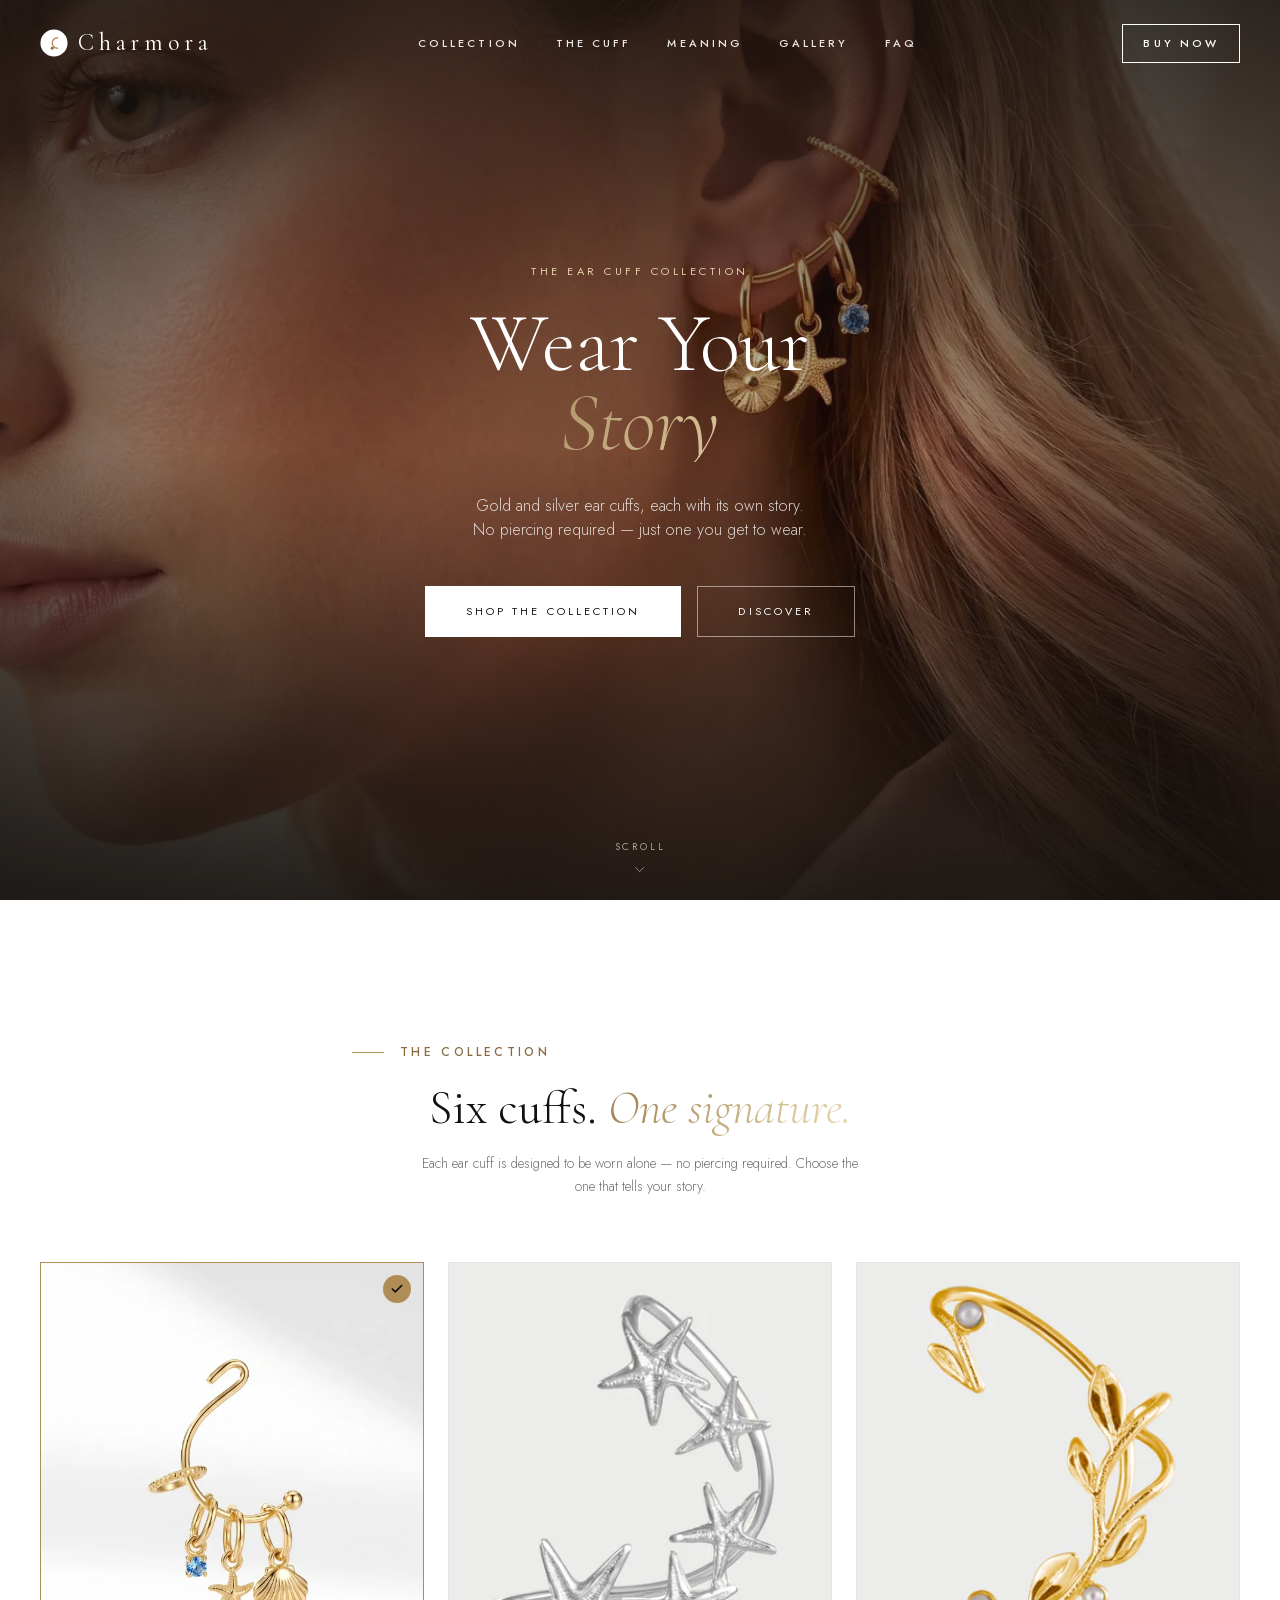
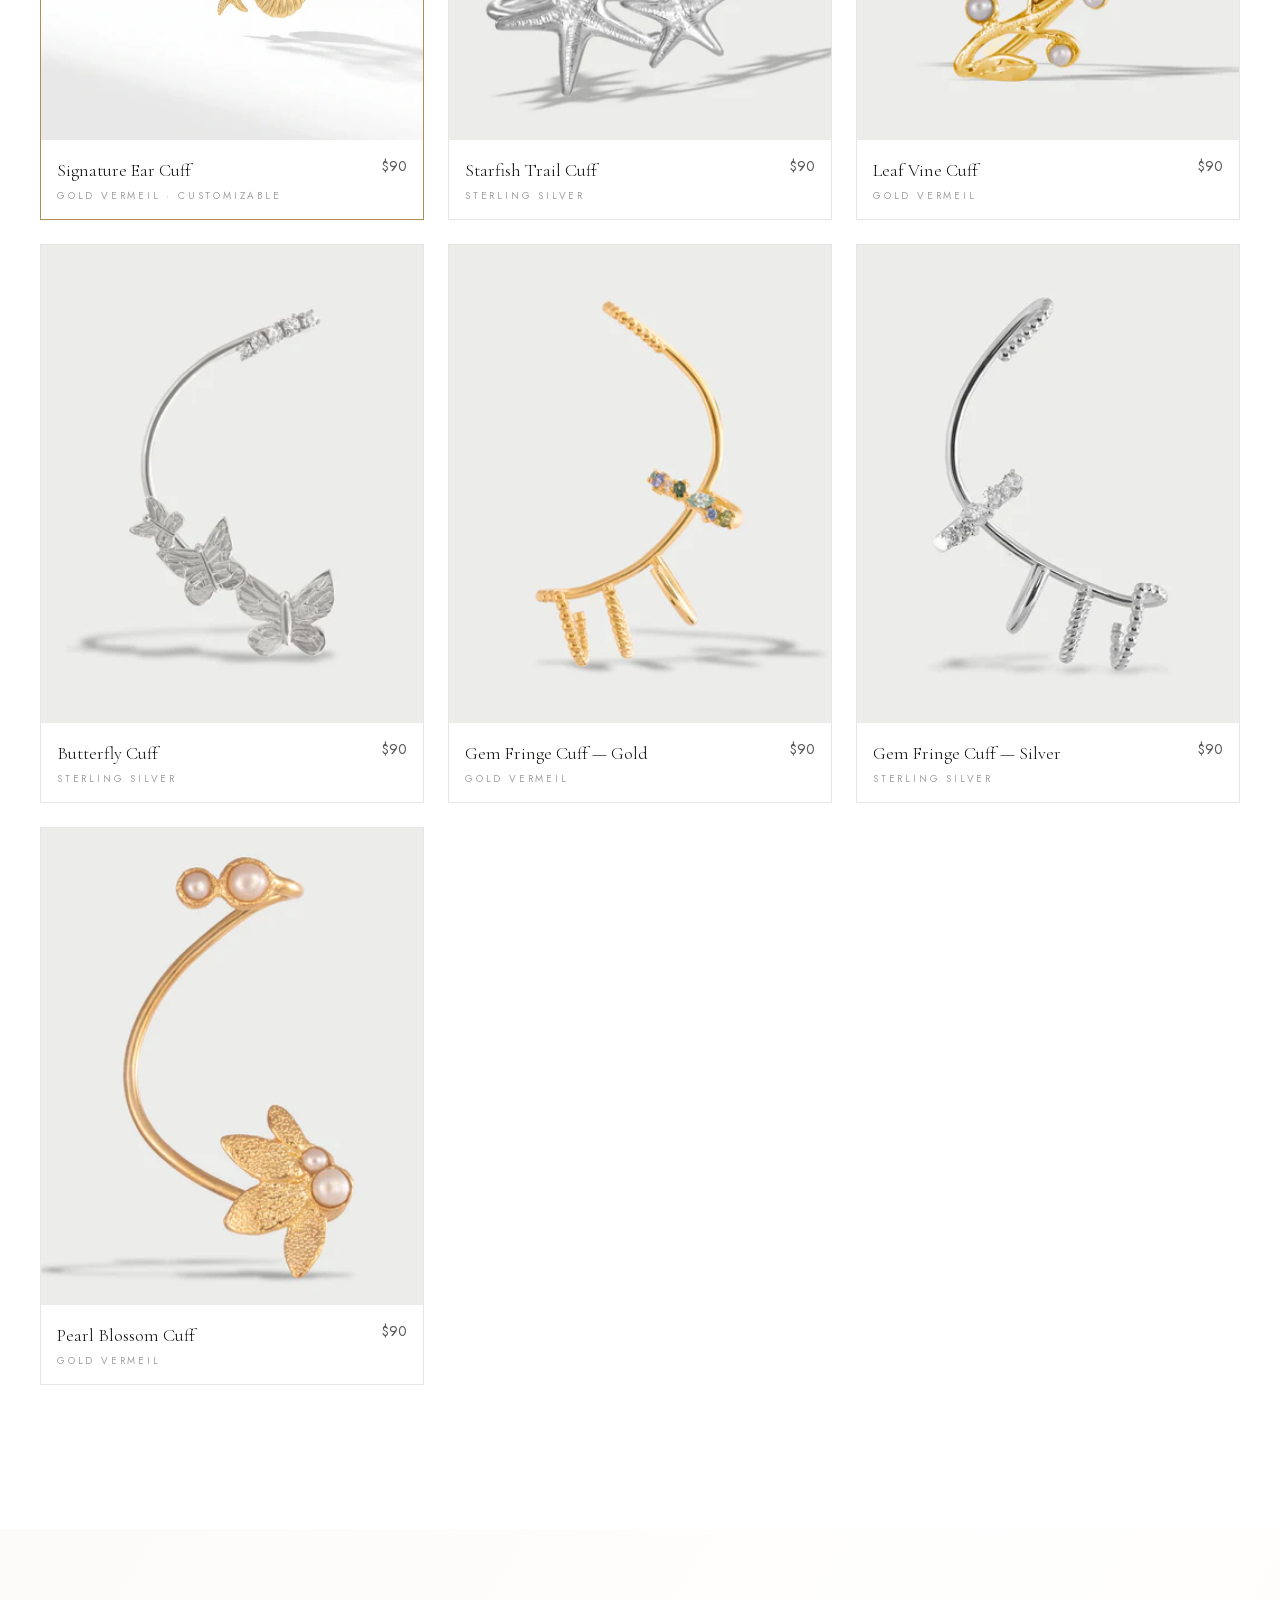
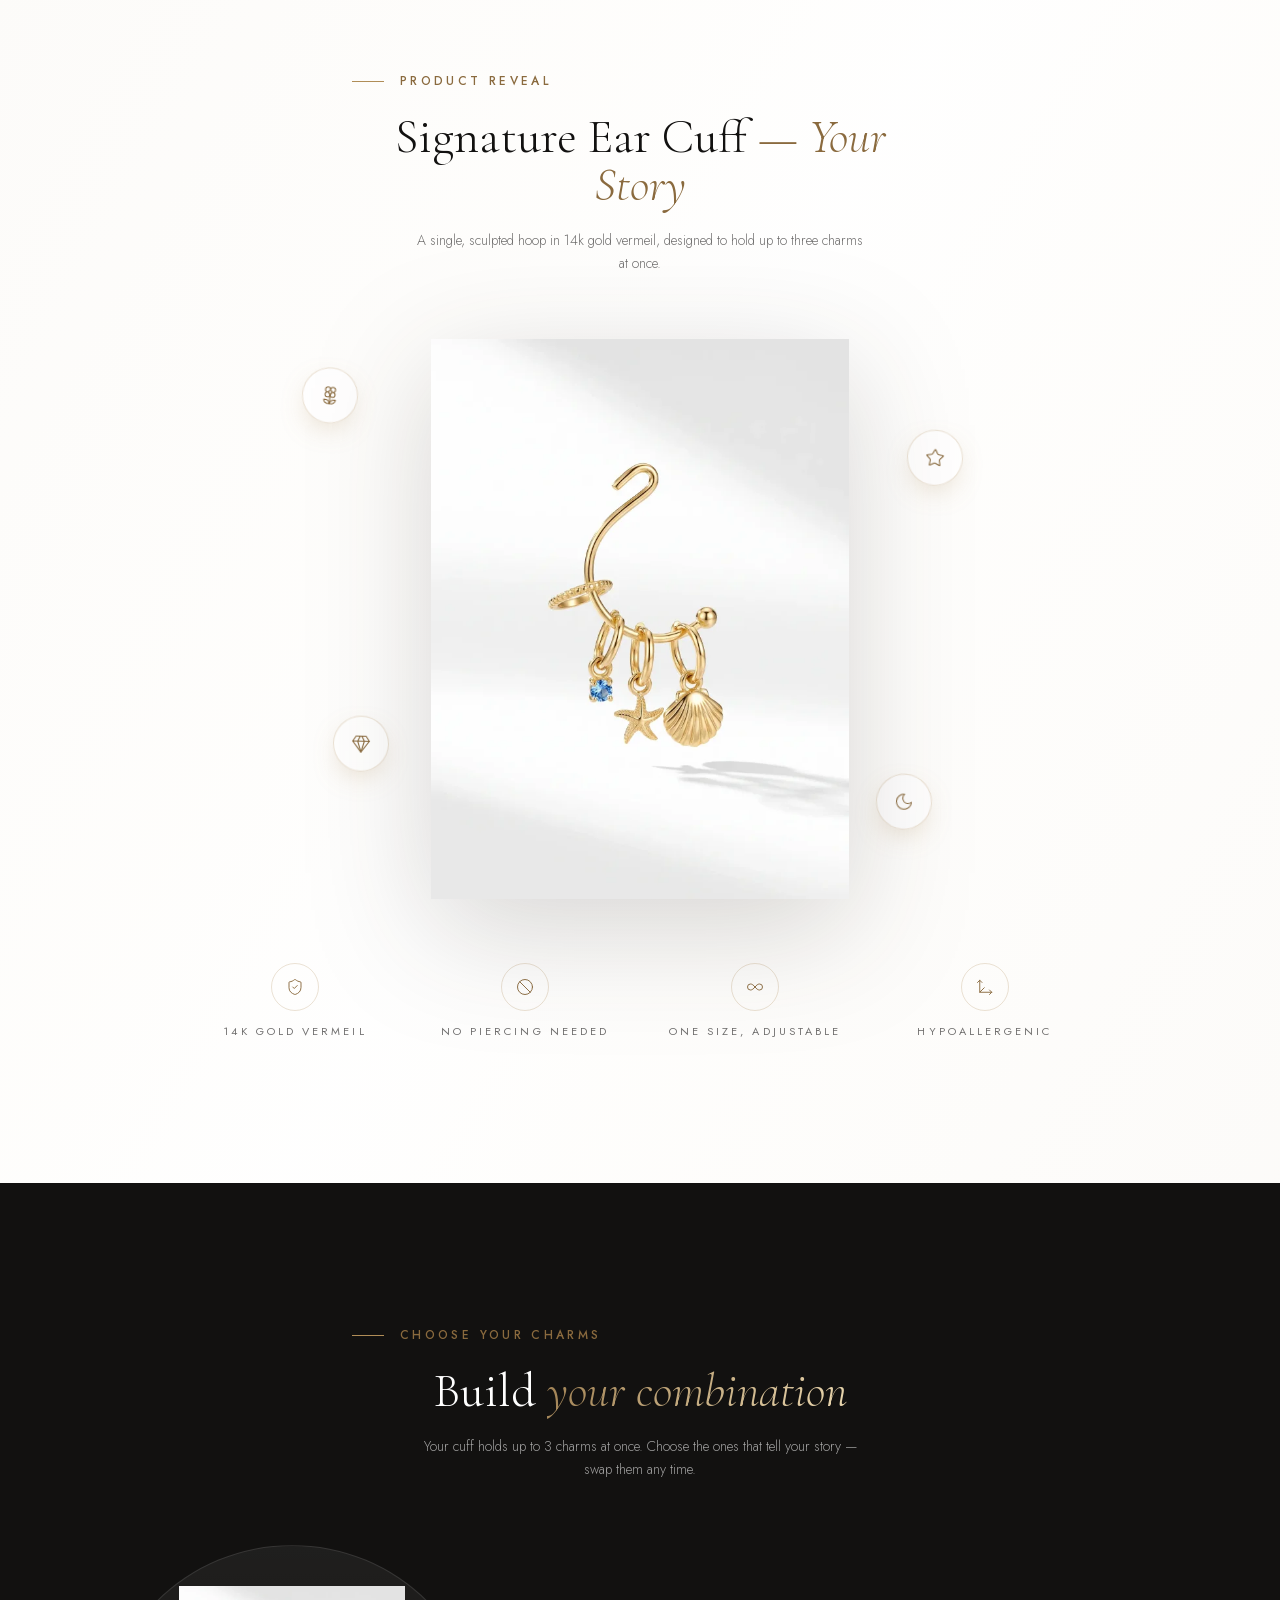
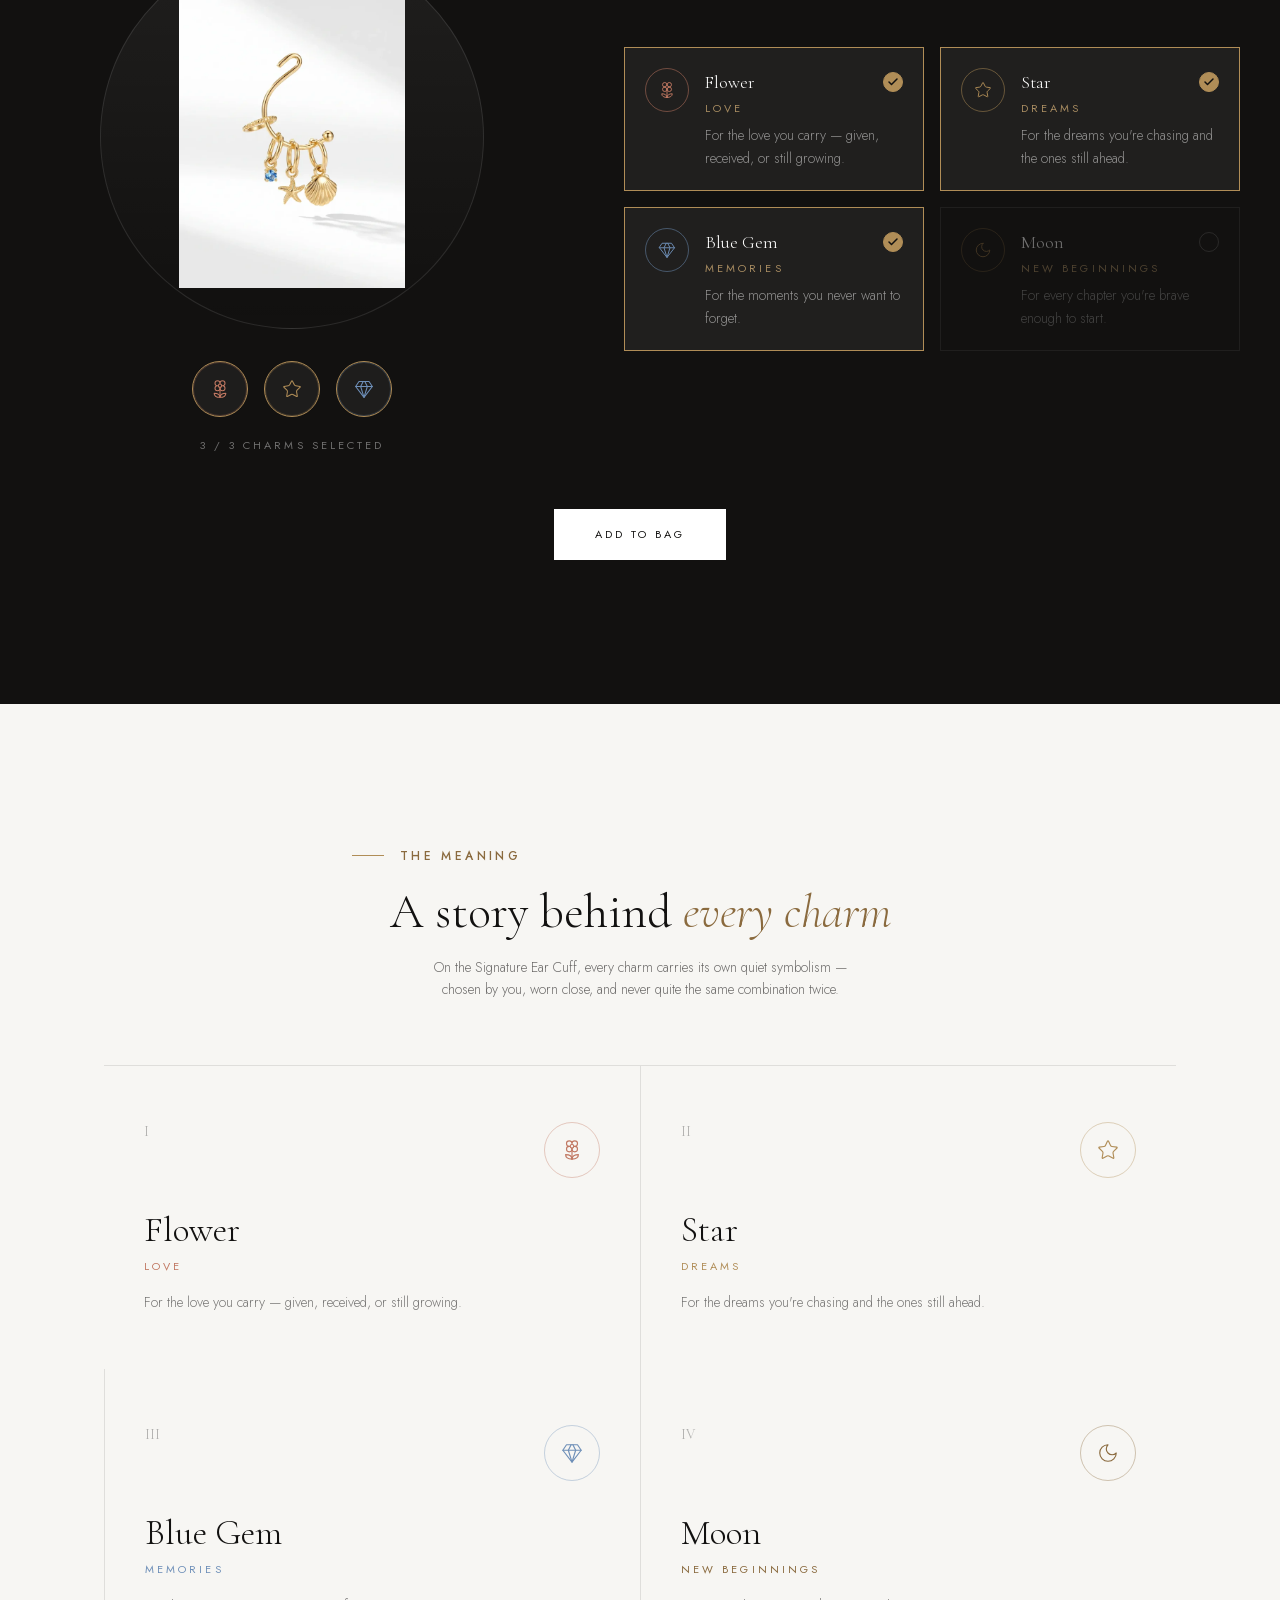
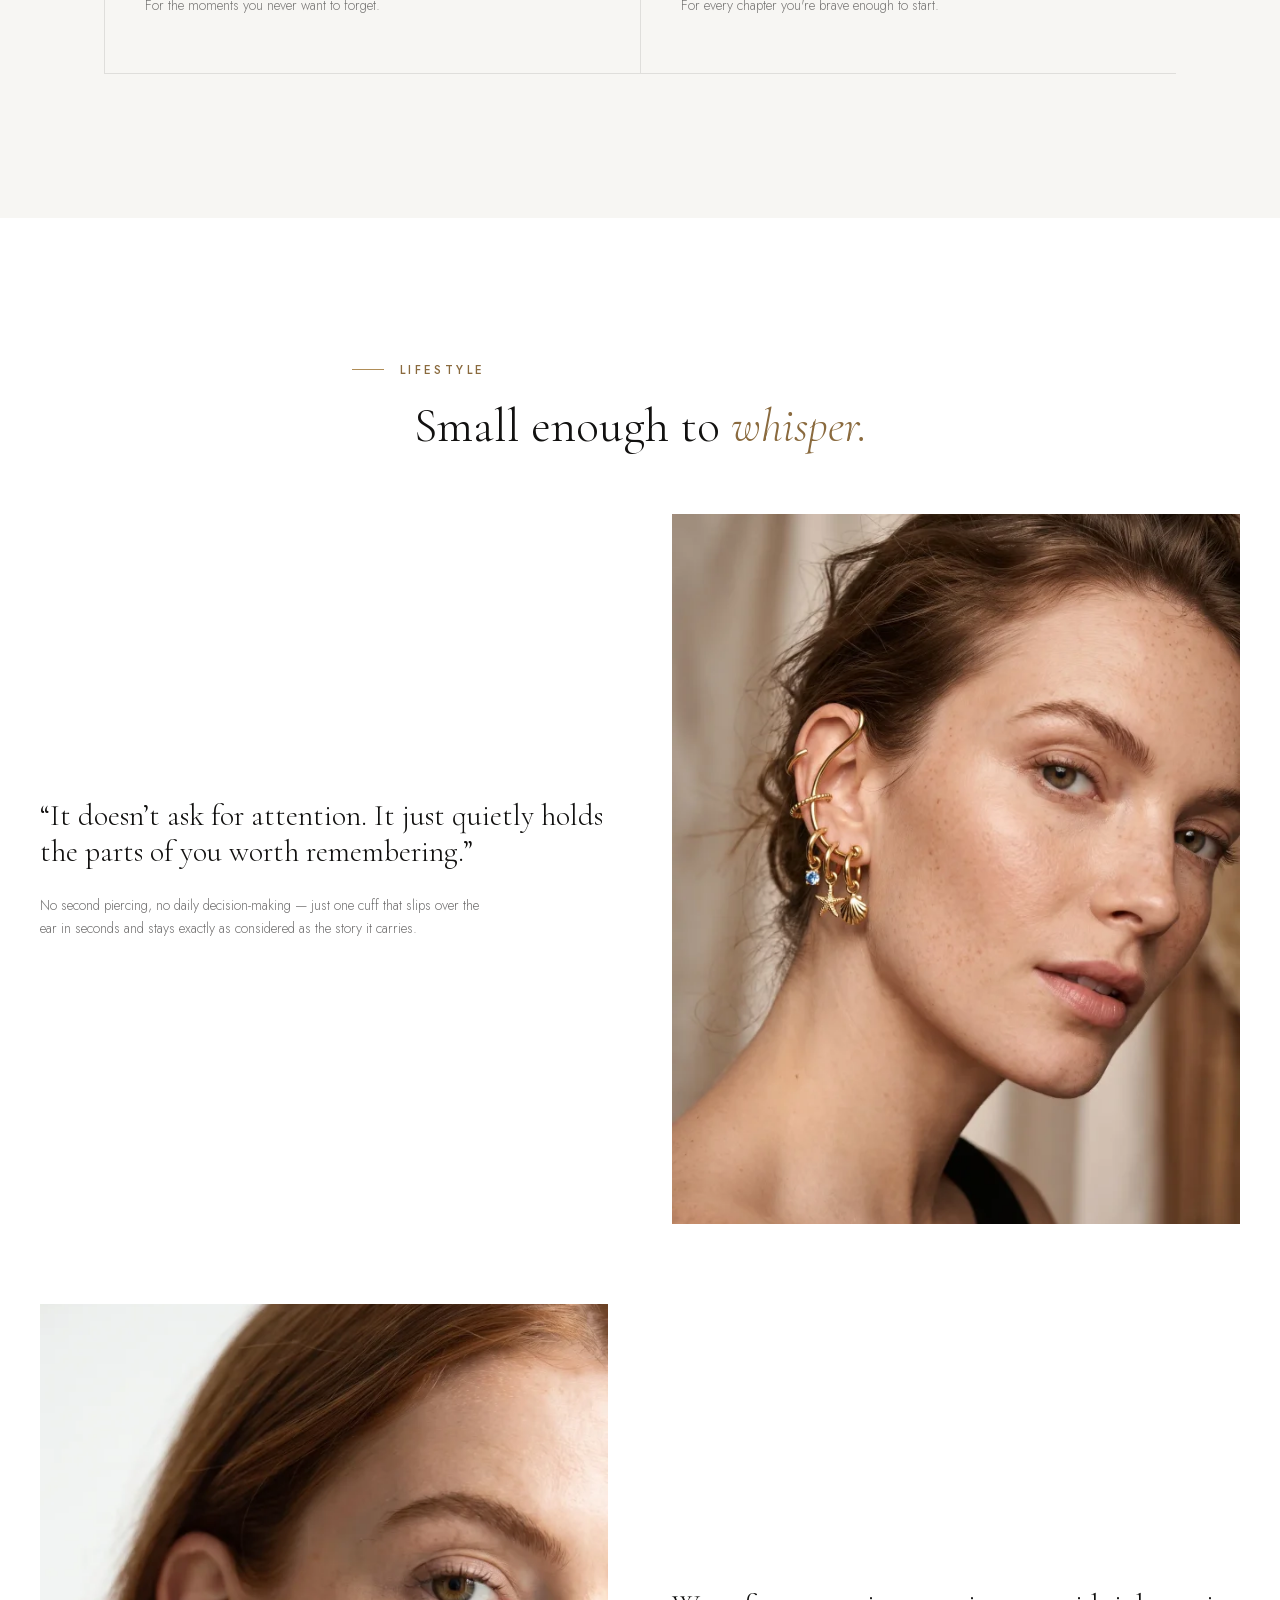
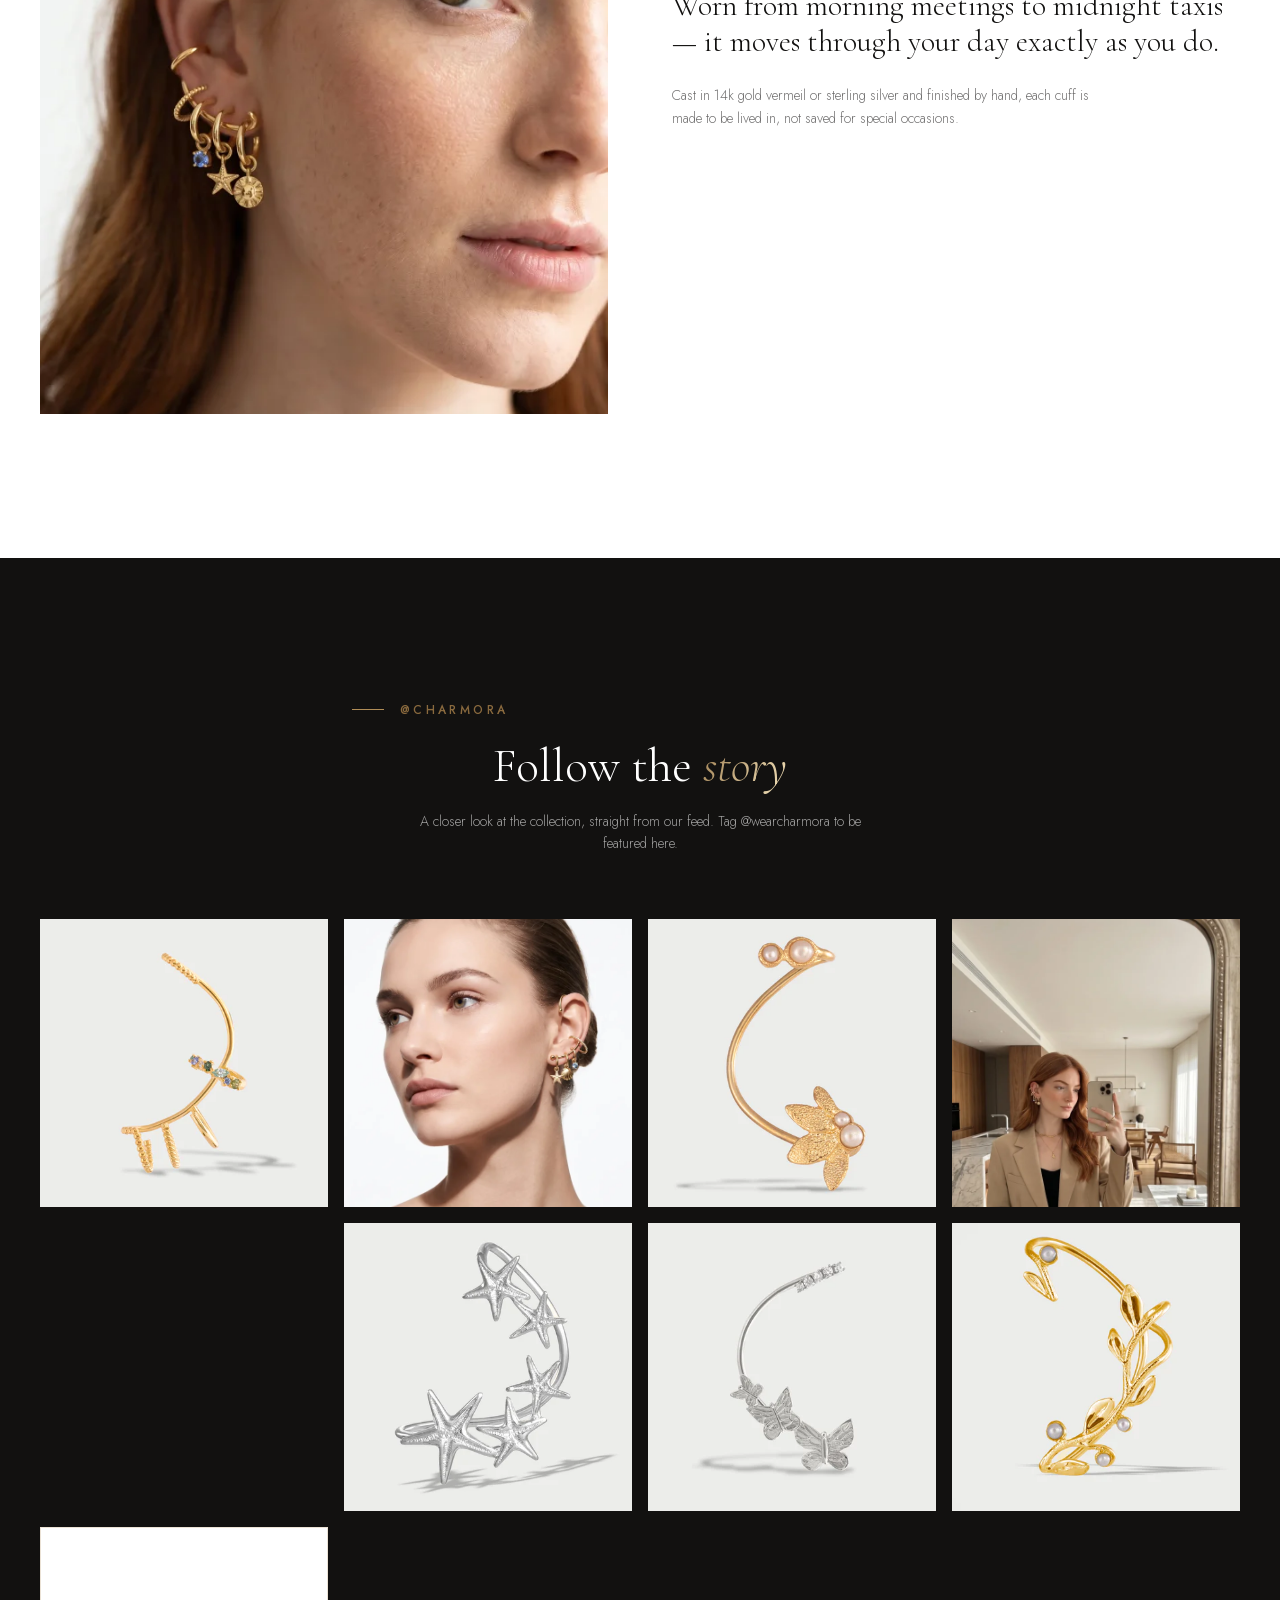
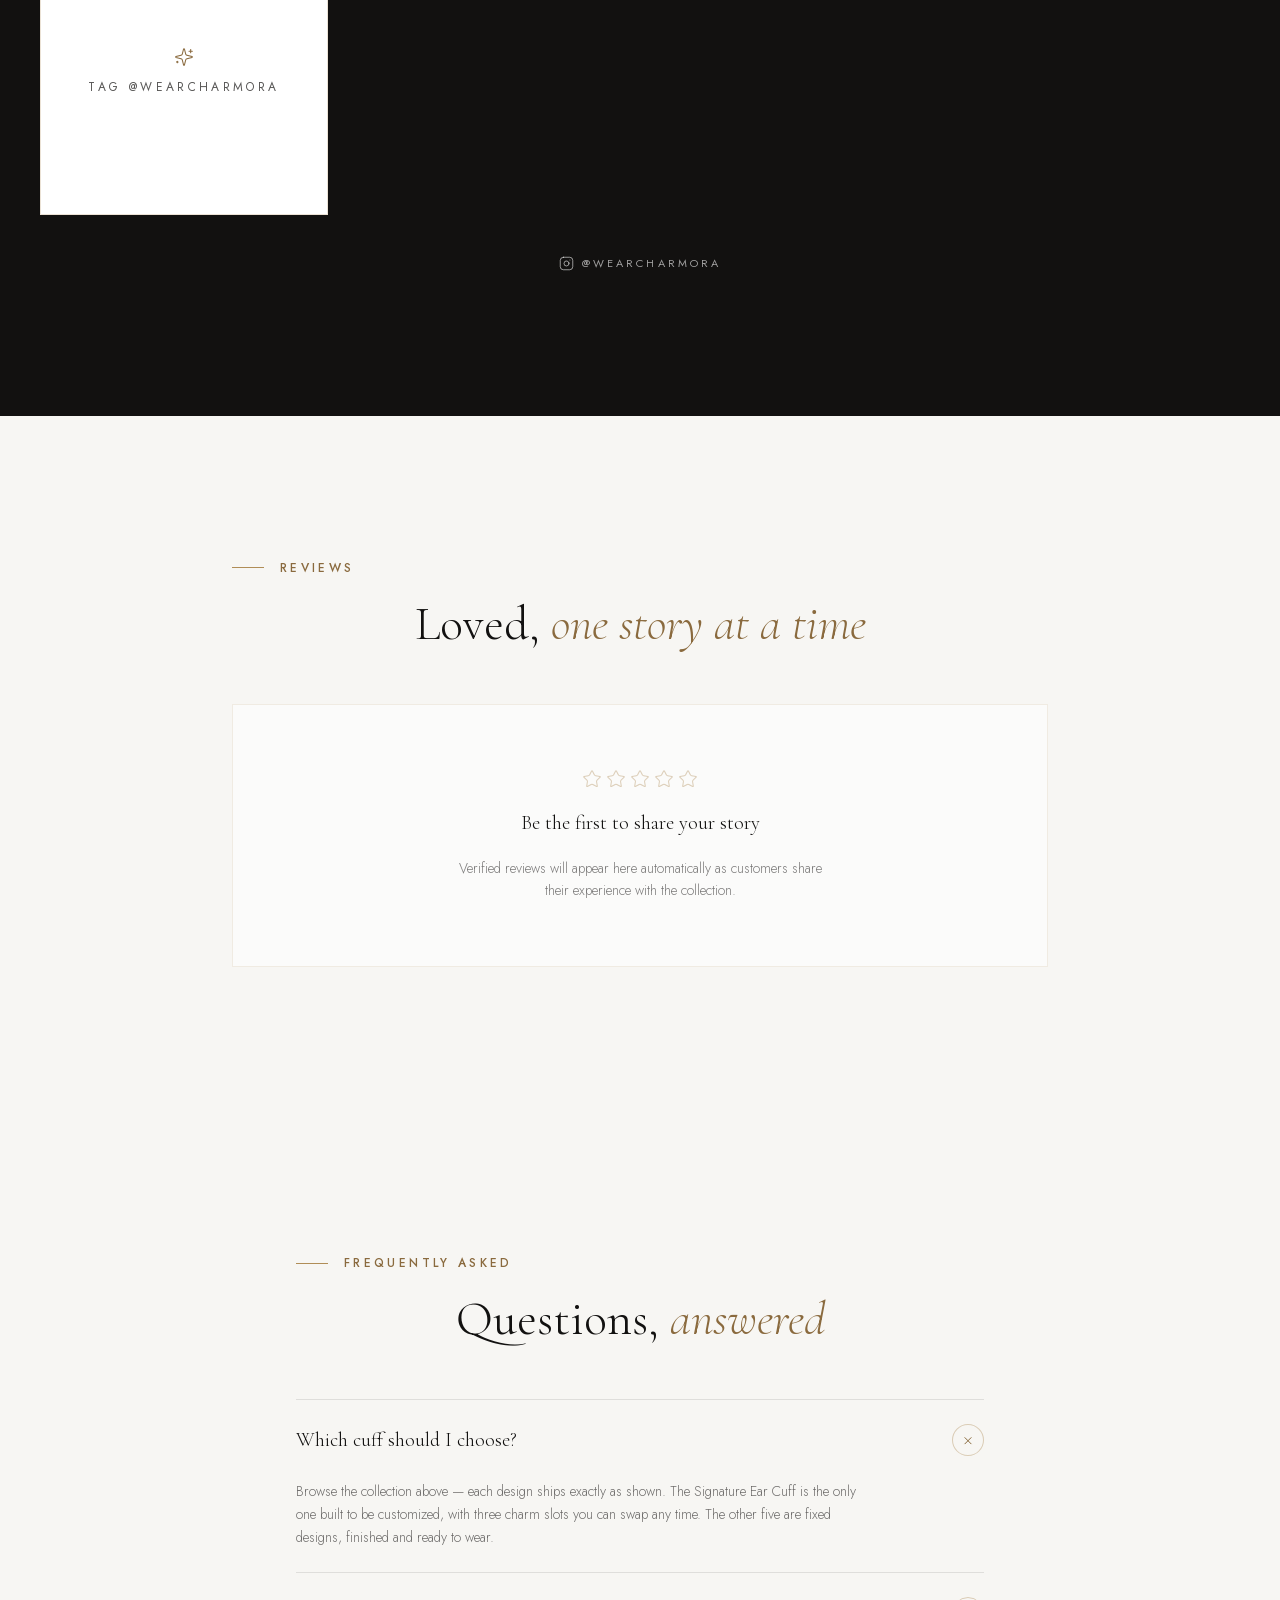
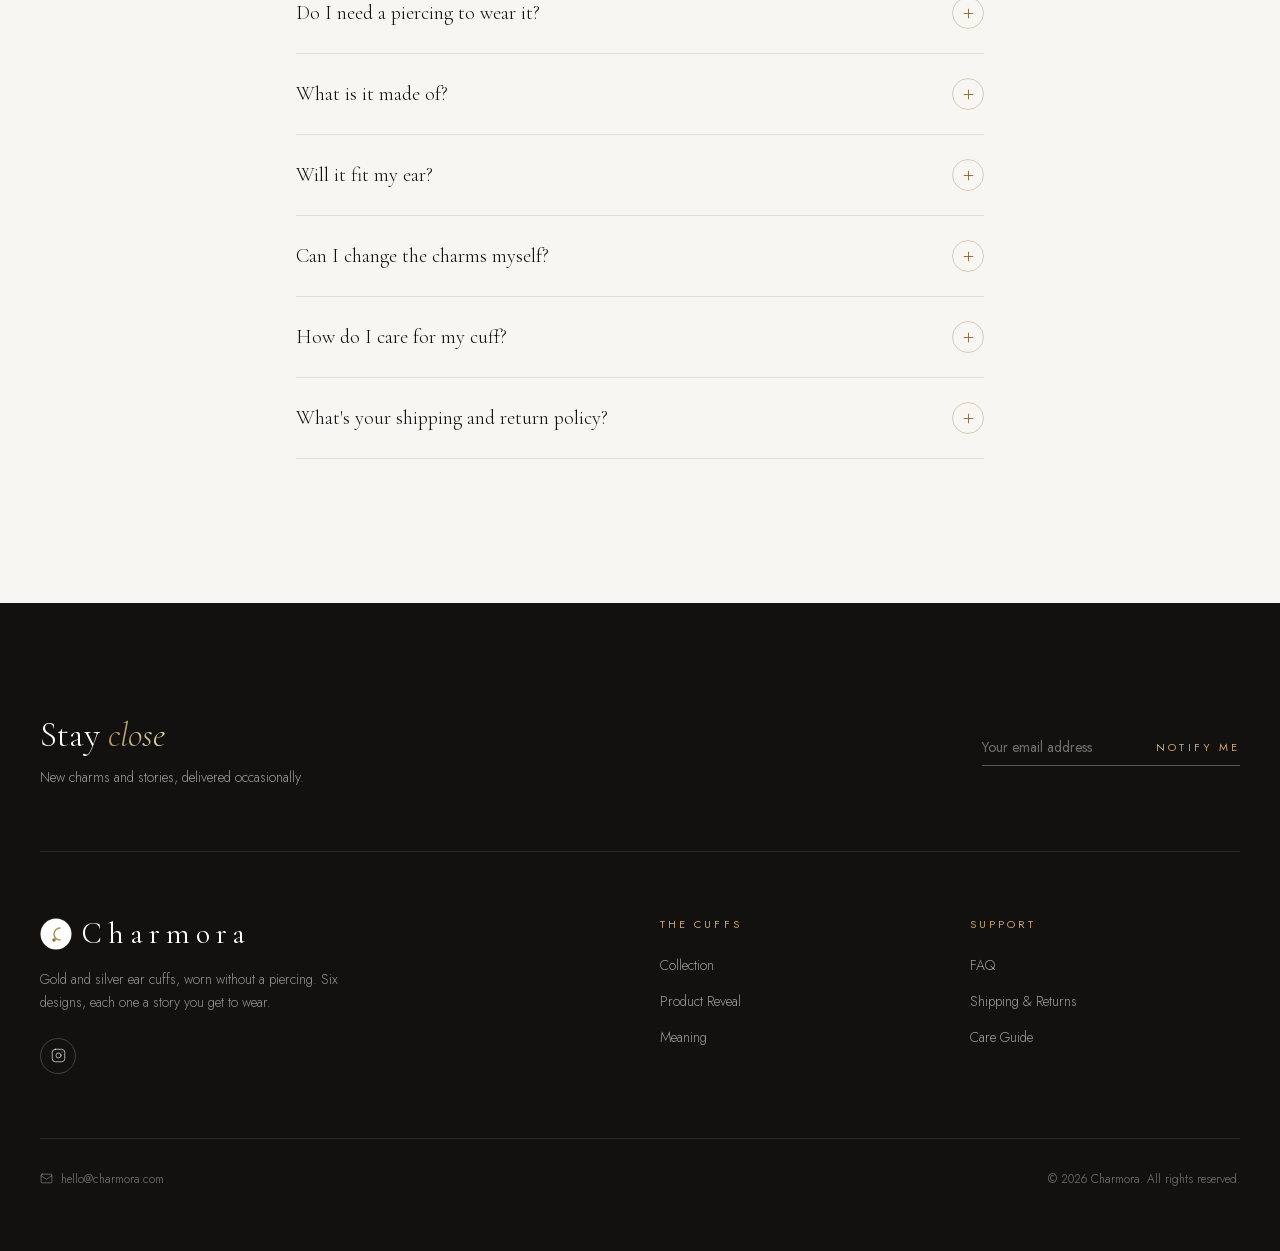
<file: index.html>
<!DOCTYPE html><!--5roAPX6DImG8q2G_HVz5D--><html lang="en" class="__variable_16bb0c __variable_744fae"><head><meta charSet="utf-8"/><meta name="viewport" content="width=device-width, initial-scale=1"/><link rel="preload" href="/_next__static__media__7b89a4fd5e90ede0-s.p.woff2" as="font" crossorigin="" type="font/woff2"/><link rel="preload" href="/_next__static__media__9dd75fadc5b3df29-s.p.woff2" as="font" crossorigin="" type="font/woff2"/><link rel="preload" href="/_next__static__media__e18f83c737786aa7-s.p.woff2" as="font" crossorigin="" type="font/woff2"/><link rel="preload" as="image" href="/images__lifestyle-profile.webp"/><link rel="preload" as="image" href="/images__product-studio.webp"/><link rel="stylesheet" href="/_next__static__css__1ae967c02a012d88.css" data-precedence="next"/><link rel="preload" as="script" fetchPriority="low" href="/_next__static__chunks__webpack-edcbd1ce7291a018.js"/><script src="/_next__static__chunks__4bd1b696-21f374d1156f834a.js" async=""></script><script src="/_next__static__chunks__255-5591bfeb131f63cb.js" async=""></script><script src="/_next__static__chunks__main-app-81bc59df3e947aa5.js" async=""></script><script src="/_next__static__chunks__c15bf2b0-52e8419f34af26ab.js" async=""></script><script src="/_next__static__chunks__674-7362b3a91d2b8743.js" async=""></script><script src="/_next__static__chunks__app__layout-0a283e86a85b2640.js" async=""></script><script src="/_next__static__chunks__815-59c1d80e8e95e34d.js" async=""></script><script src="/_next__static__chunks__app__page-6cd303bb8357cfe5.js" async=""></script><meta name="next-size-adjust" content=""/><meta name="theme-color" content="#121110"/><title>Charmora — Gold &amp; Silver Ear Cuffs | Wear Your Story</title><meta name="description" content="Charmora is a collection of gold and silver ear cuffs worn without a piercing — including the Signature Ear Cuff, customizable with charms for love, dreams, memories, and new beginnings."/><meta name="author" content="Charmora"/><meta name="keywords" content="Charmora,ear cuff,gold ear cuff,silver ear cuff,charm ear cuff,interchangeable charms,no piercing ear cuff,ear cuff collection"/><meta name="robots" content="index, follow"/><meta property="og:title" content="Charmora — Gold &amp; Silver Ear Cuffs | Wear Your Story"/><meta property="og:description" content="Charmora is a collection of gold and silver ear cuffs worn without a piercing — including the Signature Ear Cuff, customizable with charms for love, dreams, memories, and new beginnings."/><meta property="og:url" content="https://charmora.com"/><meta property="og:site_name" content="Charmora"/><meta property="og:locale" content="en_US"/><meta property="og:image" content="https://charmora.com/og-image.png"/><meta property="og:image:width" content="1200"/><meta property="og:image:height" content="630"/><meta property="og:image:alt" content="Charmora — Gold &amp; Silver Ear Cuffs"/><meta property="og:type" content="website"/><meta name="twitter:card" content="summary_large_image"/><meta name="twitter:title" content="Charmora — Gold &amp; Silver Ear Cuffs | Wear Your Story"/><meta name="twitter:description" content="Charmora is a collection of gold and silver ear cuffs worn without a piercing — including the Signature Ear Cuff, customizable with charms for love, dreams, memories, and new beginnings."/><meta name="twitter:image" content="https://charmora.com/og-image.png"/><link rel="icon" href="/favicon.ico" sizes="any"/><link rel="icon" href="/favicon-16x16.png" sizes="16x16" type="image/png"/><link rel="icon" href="/favicon-32x32.png" sizes="32x32" type="image/png"/><link rel="icon" href="/icon-512.png" sizes="512x512" type="image/png"/><link rel="apple-touch-icon" href="/apple-touch-icon.png" sizes="180x180" type="image/png"/><script src="/_next__static__chunks__polyfills-42372ed130431b0a.js" noModule=""></script></head><body><div hidden=""><!--$--><!--/$--></div><header class="fixed top-0 left-0 right-0 z-50 transition-all duration-500 bg-transparent py-6"><div class="mx-auto flex max-w-7xl items-center justify-between px-6 md:px-10"><a href="#top" class="flex items-center gap-2.5" aria-label="Charmora home"><svg viewBox="0 0 64 64" class="h-7 w-7" role="img" aria-label="Charmora"><circle cx="32" cy="32" r="31" fill="#FFFFFF"></circle><path d="M40 20a12 12 0 1 0 0 24" fill="none" stroke="#B08D57" stroke-width="3" stroke-linecap="round"></path><circle cx="28" cy="44" r="3.4" fill="#8A6A3E"></circle></svg><span class="font-display tracking-[0.2em] text-cream text-2xl transition-colors">Charmora</span></a><nav class="hidden items-center gap-9 md:flex"><a href="#collection" class="relative py-1 text-[11px] font-medium uppercase tracking-widest2 transition-colors hover:text-gold after:absolute after:-bottom-0.5 after:left-0 after:h-px after:w-0 after:bg-gold after:transition-all after:duration-300 hover:after:w-full text-cream/90">Collection</a><a href="#reveal" class="relative py-1 text-[11px] font-medium uppercase tracking-widest2 transition-colors hover:text-gold after:absolute after:-bottom-0.5 after:left-0 after:h-px after:w-0 after:bg-gold after:transition-all after:duration-300 hover:after:w-full text-cream/90">The Cuff</a><a href="#meaning" class="relative py-1 text-[11px] font-medium uppercase tracking-widest2 transition-colors hover:text-gold after:absolute after:-bottom-0.5 after:left-0 after:h-px after:w-0 after:bg-gold after:transition-all after:duration-300 hover:after:w-full text-cream/90">Meaning</a><a href="#gallery" class="relative py-1 text-[11px] font-medium uppercase tracking-widest2 transition-colors hover:text-gold after:absolute after:-bottom-0.5 after:left-0 after:h-px after:w-0 after:bg-gold after:transition-all after:duration-300 hover:after:w-full text-cream/90">Gallery</a><a href="#faq" class="relative py-1 text-[11px] font-medium uppercase tracking-widest2 transition-colors hover:text-gold after:absolute after:-bottom-0.5 after:left-0 after:h-px after:w-0 after:bg-gold after:transition-all after:duration-300 hover:after:w-full text-cream/90">FAQ</a></nav><div class="flex items-center gap-4"><button class="hidden items-center gap-2 border px-5 py-2.5 text-[11px] font-medium uppercase tracking-widest2 transition-all duration-300 hover:scale-[1.04] active:scale-[0.97] md:inline-flex border-cream text-cream hover:bg-cream hover:text-ink">Buy Now</button><button aria-label="Menu" class="md:hidden text-cream"><svg xmlns="http://www.w3.org/2000/svg" width="24" height="24" viewBox="0 0 24 24" fill="none" stroke="currentColor" stroke-width="1.5" stroke-linecap="round" stroke-linejoin="round" class="lucide lucide-menu"><line x1="4" x2="20" y1="12" y2="12"></line><line x1="4" x2="20" y1="6" y2="6"></line><line x1="4" x2="20" y1="18" y2="18"></line></svg></button></div></div></header><main><section id="top" class="relative flex h-[100svh] min-h-[640px] w-full items-center justify-center overflow-hidden bg-ink"><div class="absolute inset-0"><div class="absolute inset-0"><img alt="A woman in profile wearing the Charmora Signature Ear Cuff with Blue Gem and Star charms" decoding="async" data-nimg="fill" class="object-cover object-[75%_center]" style="position:absolute;height:100%;width:100%;left:0;top:0;right:0;bottom:0;color:transparent" src="/images__lifestyle-profile.webp"/></div><div class="absolute inset-0 bg-gradient-to-b from-ink/60 via-ink/25 to-ink/85"></div><div class="absolute inset-0 bg-[radial-gradient(ellipse_at_center,transparent_25%,rgba(19,15,12,0.7)_100%)]"></div><svg class="pointer-events-none absolute inset-0 h-full w-full mix-blend-overlay" style="opacity:0.06" aria-hidden="true"><filter id="charmora-grain"><feTurbulence type="fractalNoise" baseFrequency="0.9" numOctaves="2" stitchTiles="stitch"></feTurbulence><feColorMatrix type="saturate" values="0"></feColorMatrix></filter><rect width="100%" height="100%" filter="url(#charmora-grain)"></rect></svg></div><div class="relative z-10 flex flex-col items-center px-6 text-center"><span class="mb-6 block text-[11px] uppercase tracking-widest2 text-champagne-light">The Ear Cuff Collection</span><h1 class="font-display font-light text-cream"><span class="block overflow-hidden"><span class="block text-[13vw] leading-[0.95] sm:text-[9vw] md:text-[6.5vw]">Wear Your</span></span><span class="block overflow-hidden"><span class="gold-text block animate-shimmer bg-[length:200%_auto] text-[13vw] italic leading-[0.95] sm:text-[9vw] md:text-[6.5vw]">Story</span></span></h1><p class="mx-auto mt-8 max-w-md text-balance text-sm font-light leading-relaxed text-cream/80 md:text-base">Gold and silver ear cuffs, each with its own story. No piercing required — just one you get to wear.</p><div class="mt-11 flex flex-col items-center gap-4 sm:flex-row"><button class="border border-cream bg-cream px-10 py-4 text-[11px] uppercase tracking-widest2 text-ink transition-all duration-300 hover:scale-[1.03] hover:bg-transparent hover:text-cream active:scale-[0.98]">Shop the Collection</button><button class="border border-cream/50 px-10 py-4 text-[11px] uppercase tracking-widest2 text-cream transition-all duration-300 hover:scale-[1.03] hover:border-cream hover:bg-cream/10 active:scale-[0.98]">Discover</button></div></div><div class="absolute bottom-8 left-1/2 z-10 flex -translate-x-1/2 flex-col items-center gap-2 opacity-0"><span class="text-[10px] uppercase tracking-widest2 text-cream/60">Scroll</span><svg xmlns="http://www.w3.org/2000/svg" width="16" height="16" viewBox="0 0 24 24" fill="none" stroke="currentColor" stroke-width="1.25" stroke-linecap="round" stroke-linejoin="round" class="lucide lucide-chevron-down text-cream/60"><path d="m6 9 6 6 6-6"></path></svg></div></section><section id="collection" class="relative bg-cream py-24 md:py-36"><div class="mx-auto max-w-7xl px-6 md:px-10"><div class="mx-auto max-w-xl text-center" style="opacity:0;transform:translateY(32px)"><div class="flex items-center gap-4 justify-center md:justify-start"><span class="h-px w-8 bg-gold"></span><span class="text-[11px] md:text-xs tracking-widest2 uppercase text-gold-dark font-medium">The Collection</span></div><h2 class="mt-6 font-display text-4xl font-light text-ink md:text-5xl">Six cuffs. <span class="italic gold-text">One signature.</span></h2><p class="mx-auto mt-5 max-w-md text-sm font-light leading-relaxed text-ink/60">Each ear cuff is designed to be worn alone — no piercing required. Choose the one that tells your story.</p></div><div class="mt-16 grid grid-cols-2 gap-4 sm:gap-6 lg:grid-cols-3"><div style="opacity:0;transform:translateY(32px)"><button class="group relative block w-full overflow-hidden border text-left transition-all duration-300 border-gold"><div class="relative aspect-[4/5] overflow-hidden bg-cream-soft"><img alt="Signature Ear Cuff" loading="lazy" decoding="async" data-nimg="fill" class="object-cover transition-transform duration-700 group-hover:scale-105" style="position:absolute;height:100%;width:100%;left:0;top:0;right:0;bottom:0;color:transparent" src="/images__product-studio.webp"/><span class="absolute right-3 top-3 flex h-7 w-7 items-center justify-center rounded-full bg-gold text-ink"><svg xmlns="http://www.w3.org/2000/svg" width="14" height="14" viewBox="0 0 24 24" fill="none" stroke="currentColor" stroke-width="3" stroke-linecap="round" stroke-linejoin="round" class="lucide lucide-check"><path d="M20 6 9 17l-5-5"></path></svg></span></div><div class="flex items-start justify-between gap-2 p-4"><div><h3 class="font-display text-base font-light text-ink md:text-lg">Signature Ear Cuff</h3><span class="mt-1 block text-[10px] uppercase tracking-widest2 text-ink/40">Gold Vermeil<!-- --> · Customizable</span></div><span class="flex-shrink-0 text-sm text-ink/70">$90</span></div></button></div><div style="opacity:0;transform:translateY(32px)"><button class="group relative block w-full overflow-hidden border text-left transition-all duration-300 border-ink/10 hover:border-ink/30"><div class="relative aspect-[4/5] overflow-hidden bg-cream-soft"><img alt="Starfish Trail Cuff" loading="lazy" decoding="async" data-nimg="fill" class="object-cover transition-transform duration-700 group-hover:scale-105" style="position:absolute;height:100%;width:100%;left:0;top:0;right:0;bottom:0;color:transparent" src="/images__product-starfish-trail.webp"/></div><div class="flex items-start justify-between gap-2 p-4"><div><h3 class="font-display text-base font-light text-ink md:text-lg">Starfish Trail Cuff</h3><span class="mt-1 block text-[10px] uppercase tracking-widest2 text-ink/40">Sterling Silver</span></div><span class="flex-shrink-0 text-sm text-ink/70">$90</span></div></button></div><div style="opacity:0;transform:translateY(32px)"><button class="group relative block w-full overflow-hidden border text-left transition-all duration-300 border-ink/10 hover:border-ink/30"><div class="relative aspect-[4/5] overflow-hidden bg-cream-soft"><img alt="Leaf Vine Cuff" loading="lazy" decoding="async" data-nimg="fill" class="object-cover transition-transform duration-700 group-hover:scale-105" style="position:absolute;height:100%;width:100%;left:0;top:0;right:0;bottom:0;color:transparent" src="/images__product-leaf-vine.webp"/></div><div class="flex items-start justify-between gap-2 p-4"><div><h3 class="font-display text-base font-light text-ink md:text-lg">Leaf Vine Cuff</h3><span class="mt-1 block text-[10px] uppercase tracking-widest2 text-ink/40">Gold Vermeil</span></div><span class="flex-shrink-0 text-sm text-ink/70">$90</span></div></button></div><div style="opacity:0;transform:translateY(32px)"><button class="group relative block w-full overflow-hidden border text-left transition-all duration-300 border-ink/10 hover:border-ink/30"><div class="relative aspect-[4/5] overflow-hidden bg-cream-soft"><img alt="Butterfly Cuff" loading="lazy" decoding="async" data-nimg="fill" class="object-cover transition-transform duration-700 group-hover:scale-105" style="position:absolute;height:100%;width:100%;left:0;top:0;right:0;bottom:0;color:transparent" src="/images__product-butterfly.webp"/></div><div class="flex items-start justify-between gap-2 p-4"><div><h3 class="font-display text-base font-light text-ink md:text-lg">Butterfly Cuff</h3><span class="mt-1 block text-[10px] uppercase tracking-widest2 text-ink/40">Sterling Silver</span></div><span class="flex-shrink-0 text-sm text-ink/70">$90</span></div></button></div><div style="opacity:0;transform:translateY(32px)"><button class="group relative block w-full overflow-hidden border text-left transition-all duration-300 border-ink/10 hover:border-ink/30"><div class="relative aspect-[4/5] overflow-hidden bg-cream-soft"><img alt="Gem Fringe Cuff — Gold" loading="lazy" decoding="async" data-nimg="fill" class="object-cover transition-transform duration-700 group-hover:scale-105" style="position:absolute;height:100%;width:100%;left:0;top:0;right:0;bottom:0;color:transparent" src="/images__product-gem-fringe-gold.webp"/></div><div class="flex items-start justify-between gap-2 p-4"><div><h3 class="font-display text-base font-light text-ink md:text-lg">Gem Fringe Cuff — Gold</h3><span class="mt-1 block text-[10px] uppercase tracking-widest2 text-ink/40">Gold Vermeil</span></div><span class="flex-shrink-0 text-sm text-ink/70">$90</span></div></button></div><div style="opacity:0;transform:translateY(32px)"><button class="group relative block w-full overflow-hidden border text-left transition-all duration-300 border-ink/10 hover:border-ink/30"><div class="relative aspect-[4/5] overflow-hidden bg-cream-soft"><img alt="Gem Fringe Cuff — Silver" loading="lazy" decoding="async" data-nimg="fill" class="object-cover transition-transform duration-700 group-hover:scale-105" style="position:absolute;height:100%;width:100%;left:0;top:0;right:0;bottom:0;color:transparent" src="/images__product-gem-fringe-silver.webp"/></div><div class="flex items-start justify-between gap-2 p-4"><div><h3 class="font-display text-base font-light text-ink md:text-lg">Gem Fringe Cuff — Silver</h3><span class="mt-1 block text-[10px] uppercase tracking-widest2 text-ink/40">Sterling Silver</span></div><span class="flex-shrink-0 text-sm text-ink/70">$90</span></div></button></div><div style="opacity:0;transform:translateY(32px)"><button class="group relative block w-full overflow-hidden border text-left transition-all duration-300 border-ink/10 hover:border-ink/30"><div class="relative aspect-[4/5] overflow-hidden bg-cream-soft"><img alt="Pearl Blossom Cuff" loading="lazy" decoding="async" data-nimg="fill" class="object-cover transition-transform duration-700 group-hover:scale-105" style="position:absolute;height:100%;width:100%;left:0;top:0;right:0;bottom:0;color:transparent" src="/images__product-pearl-blossom.webp"/></div><div class="flex items-start justify-between gap-2 p-4"><div><h3 class="font-display text-base font-light text-ink md:text-lg">Pearl Blossom Cuff</h3><span class="mt-1 block text-[10px] uppercase tracking-widest2 text-ink/40">Gold Vermeil</span></div><span class="flex-shrink-0 text-sm text-ink/70">$90</span></div></button></div></div></div></section><section id="reveal" class="relative overflow-hidden bg-cream py-24 md:py-36"><div class="pointer-events-none absolute inset-0 bg-gold-sheen opacity-[0.04]"></div><div class="relative mx-auto max-w-7xl px-6 md:px-10"><div class="mx-auto max-w-xl text-center" style="opacity:0;transform:translateY(32px)"><div class="flex items-center gap-4 justify-center md:justify-start"><span class="h-px w-8 bg-gold"></span><span class="text-[11px] md:text-xs tracking-widest2 uppercase text-gold-dark font-medium">Product Reveal</span></div><h2 class="mt-6 font-display text-4xl font-light text-ink md:text-5xl">Signature Ear Cuff<!-- --> <span class="italic text-gold-dark">— <!-- -->Your Story</span></h2><p class="mx-auto mt-5 max-w-md text-sm font-light leading-relaxed text-ink/60">A single, sculpted hoop in 14k gold vermeil, designed to hold up to three charms at once.</p></div><div class="relative mx-auto mt-16 flex max-w-3xl items-center justify-center"><div class="absolute z-0 hidden h-14 w-14 items-center justify-center rounded-full border border-gold/25 bg-white/60 text-gold-dark shadow-[0_10px_30px_-10px_rgba(176,141,87,0.4)] backdrop-blur-sm sm:flex" style="top:8%;left:6%"><svg xmlns="http://www.w3.org/2000/svg" width="20" height="20" viewBox="0 0 24 24" fill="none" stroke="currentColor" stroke-width="1.25" stroke-linecap="round" stroke-linejoin="round" class="lucide lucide-flower2"><path d="M12 5a3 3 0 1 1 3 3m-3-3a3 3 0 1 0-3 3m3-3v1M9 8a3 3 0 1 0 3 3M9 8h1m5 0a3 3 0 1 1-3 3m3-3h-1m-2 3v-1"></path><circle cx="12" cy="8" r="2"></circle><path d="M12 10v12"></path><path d="M12 22c4.2 0 7-1.667 7-5-4.2 0-7 1.667-7 5Z"></path><path d="M12 22c-4.2 0-7-1.667-7-5 4.2 0 7 1.667 7 5Z"></path></svg></div><div class="absolute z-0 hidden h-14 w-14 items-center justify-center rounded-full border border-gold/25 bg-white/60 text-gold-dark shadow-[0_10px_30px_-10px_rgba(176,141,87,0.4)] backdrop-blur-sm sm:flex" style="top:18%;right:8%"><svg xmlns="http://www.w3.org/2000/svg" width="20" height="20" viewBox="0 0 24 24" fill="none" stroke="currentColor" stroke-width="1.25" stroke-linecap="round" stroke-linejoin="round" class="lucide lucide-star"><path d="M11.525 2.295a.53.53 0 0 1 .95 0l2.31 4.679a2.123 2.123 0 0 0 1.595 1.16l5.166.756a.53.53 0 0 1 .294.904l-3.736 3.638a2.123 2.123 0 0 0-.611 1.878l.882 5.14a.53.53 0 0 1-.771.56l-4.618-2.428a2.122 2.122 0 0 0-1.973 0L6.396 21.01a.53.53 0 0 1-.77-.56l.881-5.139a2.122 2.122 0 0 0-.611-1.879L2.16 9.795a.53.53 0 0 1 .294-.906l5.165-.755a2.122 2.122 0 0 0 1.597-1.16z"></path></svg></div><div class="absolute z-0 hidden h-14 w-14 items-center justify-center rounded-full border border-gold/25 bg-white/60 text-gold-dark shadow-[0_10px_30px_-10px_rgba(176,141,87,0.4)] backdrop-blur-sm sm:flex" style="bottom:22%;left:10%"><svg xmlns="http://www.w3.org/2000/svg" width="20" height="20" viewBox="0 0 24 24" fill="none" stroke="currentColor" stroke-width="1.25" stroke-linecap="round" stroke-linejoin="round" class="lucide lucide-gem"><path d="M6 3h12l4 6-10 13L2 9Z"></path><path d="M11 3 8 9l4 13 4-13-3-6"></path><path d="M2 9h20"></path></svg></div><div class="absolute z-0 hidden h-14 w-14 items-center justify-center rounded-full border border-gold/25 bg-white/60 text-gold-dark shadow-[0_10px_30px_-10px_rgba(176,141,87,0.4)] backdrop-blur-sm sm:flex" style="bottom:10%;right:12%"><svg xmlns="http://www.w3.org/2000/svg" width="20" height="20" viewBox="0 0 24 24" fill="none" stroke="currentColor" stroke-width="1.25" stroke-linecap="round" stroke-linejoin="round" class="lucide lucide-moon"><path d="M12 3a6 6 0 0 0 9 9 9 9 0 1 1-9-9Z"></path></svg></div><div class="relative z-10 aspect-[4/5] w-full max-w-sm sm:max-w-md" style="opacity:0;transform:scale(0.98)"><img alt="The Charmora Signature Ear Cuff" decoding="async" data-nimg="fill" class="object-contain drop-shadow-[0_30px_60px_rgba(35,28,24,0.18)]" style="position:absolute;height:100%;width:100%;left:0;top:0;right:0;bottom:0;color:transparent" src="/images__product-studio.webp"/></div></div><div class="mx-auto mt-16 grid max-w-4xl grid-cols-2 gap-x-6 gap-y-8 md:grid-cols-4" style="opacity:0;transform:translateY(32px)"><div class="flex flex-col items-center gap-3 text-center"><div class="flex h-12 w-12 items-center justify-center rounded-full border border-gold/25 text-gold-dark"><svg xmlns="http://www.w3.org/2000/svg" width="18" height="18" viewBox="0 0 24 24" fill="none" stroke="currentColor" stroke-width="1.25" stroke-linecap="round" stroke-linejoin="round" class="lucide lucide-shield-check"><path d="M20 13c0 5-3.5 7.5-7.66 8.95a1 1 0 0 1-.67-.01C7.5 20.5 4 18 4 13V6a1 1 0 0 1 1-1c2 0 4.5-1.2 6.24-2.72a1.17 1.17 0 0 1 1.52 0C14.51 3.81 17 5 19 5a1 1 0 0 1 1 1z"></path><path d="m9 12 2 2 4-4"></path></svg></div><span class="text-[11px] uppercase tracking-widest2 text-ink/60">14k Gold Vermeil</span></div><div class="flex flex-col items-center gap-3 text-center"><div class="flex h-12 w-12 items-center justify-center rounded-full border border-gold/25 text-gold-dark"><svg xmlns="http://www.w3.org/2000/svg" width="18" height="18" viewBox="0 0 24 24" fill="none" stroke="currentColor" stroke-width="1.25" stroke-linecap="round" stroke-linejoin="round" class="lucide lucide-ban"><circle cx="12" cy="12" r="10"></circle><path d="m4.9 4.9 14.2 14.2"></path></svg></div><span class="text-[11px] uppercase tracking-widest2 text-ink/60">No Piercing Needed</span></div><div class="flex flex-col items-center gap-3 text-center"><div class="flex h-12 w-12 items-center justify-center rounded-full border border-gold/25 text-gold-dark"><svg xmlns="http://www.w3.org/2000/svg" width="18" height="18" viewBox="0 0 24 24" fill="none" stroke="currentColor" stroke-width="1.25" stroke-linecap="round" stroke-linejoin="round" class="lucide lucide-infinity"><path d="M12 12c-2-2.67-4-4-6-4a4 4 0 1 0 0 8c2 0 4-1.33 6-4Zm0 0c2 2.67 4 4 6 4a4 4 0 0 0 0-8c-2 0-4 1.33-6 4Z"></path></svg></div><span class="text-[11px] uppercase tracking-widest2 text-ink/60">One Size, Adjustable</span></div><div class="flex flex-col items-center gap-3 text-center"><div class="flex h-12 w-12 items-center justify-center rounded-full border border-gold/25 text-gold-dark"><svg xmlns="http://www.w3.org/2000/svg" width="18" height="18" viewBox="0 0 24 24" fill="none" stroke="currentColor" stroke-width="1.25" stroke-linecap="round" stroke-linejoin="round" class="lucide lucide-move3d"><path d="M5 3v16h16"></path><path d="m5 19 6-6"></path><path d="m2 6 3-3 3 3"></path><path d="m18 16 3 3-3 3"></path></svg></div><span class="text-[11px] uppercase tracking-widest2 text-ink/60">Hypoallergenic</span></div></div></div></section><section id="charms" class="relative bg-ink py-24 md:py-36"><div class="mx-auto max-w-7xl px-6 md:px-10"><div class="mx-auto max-w-xl text-center" style="opacity:0;transform:translateY(32px)"><div class="flex items-center gap-4 justify-center md:justify-start"><span class="h-px w-8 bg-gold"></span><span class="text-[11px] md:text-xs tracking-widest2 uppercase text-gold-dark font-medium">Choose Your Charms</span></div><h2 class="mt-6 font-display text-4xl font-light text-cream md:text-5xl">Build <span class="italic gold-text">your combination</span></h2><p class="mx-auto mt-5 max-w-md text-sm font-light leading-relaxed text-cream/60">Your cuff holds up to <!-- -->3<!-- --> charms at once. Choose the ones that tell your story — swap them any time.</p></div><div class="mt-16 grid grid-cols-1 gap-14 lg:grid-cols-[0.9fr_1.1fr] lg:items-center lg:gap-20"><div class="relative mx-auto w-full max-w-sm" style="opacity:0;transform:translateY(32px)"><div class="relative aspect-square overflow-hidden rounded-full border border-cream/10 bg-gradient-to-b from-cream/[0.06] to-transparent"><img alt="Charmora Signature Ear Cuff preview" loading="lazy" decoding="async" data-nimg="fill" class="object-contain p-10" style="position:absolute;height:100%;width:100%;left:0;top:0;right:0;bottom:0;color:transparent" src="/images__product-studio.webp"/></div><div class="mt-8 flex items-center justify-center gap-4"><div class="flex h-14 w-14 items-center justify-center rounded-full border border-gold bg-cream/5" style="box-shadow:0 0 0 1px #C1786240 inset;opacity:1;transform:none"><svg xmlns="http://www.w3.org/2000/svg" width="20" height="20" viewBox="0 0 24 24" fill="none" stroke="currentColor" stroke-width="1.25" stroke-linecap="round" stroke-linejoin="round" class="lucide lucide-flower2" style="color:#C17862"><path d="M12 5a3 3 0 1 1 3 3m-3-3a3 3 0 1 0-3 3m3-3v1M9 8a3 3 0 1 0 3 3M9 8h1m5 0a3 3 0 1 1-3 3m3-3h-1m-2 3v-1"></path><circle cx="12" cy="8" r="2"></circle><path d="M12 10v12"></path><path d="M12 22c4.2 0 7-1.667 7-5-4.2 0-7 1.667-7 5Z"></path><path d="M12 22c-4.2 0-7-1.667-7-5 4.2 0 7 1.667 7 5Z"></path></svg></div><div class="flex h-14 w-14 items-center justify-center rounded-full border border-gold bg-cream/5" style="box-shadow:0 0 0 1px #B08D5740 inset;opacity:1;transform:none"><svg xmlns="http://www.w3.org/2000/svg" width="20" height="20" viewBox="0 0 24 24" fill="none" stroke="currentColor" stroke-width="1.25" stroke-linecap="round" stroke-linejoin="round" class="lucide lucide-star" style="color:#B08D57"><path d="M11.525 2.295a.53.53 0 0 1 .95 0l2.31 4.679a2.123 2.123 0 0 0 1.595 1.16l5.166.756a.53.53 0 0 1 .294.904l-3.736 3.638a2.123 2.123 0 0 0-.611 1.878l.882 5.14a.53.53 0 0 1-.771.56l-4.618-2.428a2.122 2.122 0 0 0-1.973 0L6.396 21.01a.53.53 0 0 1-.77-.56l.881-5.139a2.122 2.122 0 0 0-.611-1.879L2.16 9.795a.53.53 0 0 1 .294-.906l5.165-.755a2.122 2.122 0 0 0 1.597-1.16z"></path></svg></div><div class="flex h-14 w-14 items-center justify-center rounded-full border border-gold bg-cream/5" style="box-shadow:0 0 0 1px #6E8FB840 inset;opacity:1;transform:none"><svg xmlns="http://www.w3.org/2000/svg" width="20" height="20" viewBox="0 0 24 24" fill="none" stroke="currentColor" stroke-width="1.25" stroke-linecap="round" stroke-linejoin="round" class="lucide lucide-gem" style="color:#6E8FB8"><path d="M6 3h12l4 6-10 13L2 9Z"></path><path d="M11 3 8 9l4 13 4-13-3-6"></path><path d="M2 9h20"></path></svg></div></div><p class="mt-5 text-center text-[11px] uppercase tracking-widest2 text-cream/40">3<!-- --> / <!-- -->3<!-- --> charms selected</p></div><div class="grid grid-cols-1 gap-4 sm:grid-cols-2"><div style="opacity:0;transform:translateY(32px)"><button class="group flex w-full items-start gap-4 border p-5 text-left transition-all duration-300 hover:-translate-y-0.5 border-gold bg-cream/[0.06]"><span class="flex h-11 w-11 flex-shrink-0 items-center justify-center rounded-full border" style="border-color:#C1786280;color:#C17862"><svg xmlns="http://www.w3.org/2000/svg" width="18" height="18" viewBox="0 0 24 24" fill="none" stroke="currentColor" stroke-width="1.25" stroke-linecap="round" stroke-linejoin="round" class="lucide lucide-flower2"><path d="M12 5a3 3 0 1 1 3 3m-3-3a3 3 0 1 0-3 3m3-3v1M9 8a3 3 0 1 0 3 3M9 8h1m5 0a3 3 0 1 1-3 3m3-3h-1m-2 3v-1"></path><circle cx="12" cy="8" r="2"></circle><path d="M12 10v12"></path><path d="M12 22c4.2 0 7-1.667 7-5-4.2 0-7 1.667-7 5Z"></path><path d="M12 22c-4.2 0-7-1.667-7-5 4.2 0 7 1.667 7 5Z"></path></svg></span><span class="flex-1"><span class="flex items-center justify-between gap-2"><span class="font-display text-lg font-light text-cream">Flower</span><span class="flex h-5 w-5 flex-shrink-0 items-center justify-center rounded-full border transition-colors border-gold bg-gold text-ink"><svg xmlns="http://www.w3.org/2000/svg" width="12" height="12" viewBox="0 0 24 24" fill="none" stroke="currentColor" stroke-width="3" stroke-linecap="round" stroke-linejoin="round" class="lucide lucide-check"><path d="M20 6 9 17l-5-5"></path></svg></span></span><span class="mt-1 block text-[11px] uppercase tracking-widest2 text-gold-light/80">Love</span><span class="mt-2 block text-sm font-light leading-relaxed text-cream/50">For the love you carry — given, received, or still growing.</span></span></button></div><div style="opacity:0;transform:translateY(32px)"><button class="group flex w-full items-start gap-4 border p-5 text-left transition-all duration-300 hover:-translate-y-0.5 border-gold bg-cream/[0.06]"><span class="flex h-11 w-11 flex-shrink-0 items-center justify-center rounded-full border" style="border-color:#B08D5780;color:#B08D57"><svg xmlns="http://www.w3.org/2000/svg" width="18" height="18" viewBox="0 0 24 24" fill="none" stroke="currentColor" stroke-width="1.25" stroke-linecap="round" stroke-linejoin="round" class="lucide lucide-star"><path d="M11.525 2.295a.53.53 0 0 1 .95 0l2.31 4.679a2.123 2.123 0 0 0 1.595 1.16l5.166.756a.53.53 0 0 1 .294.904l-3.736 3.638a2.123 2.123 0 0 0-.611 1.878l.882 5.14a.53.53 0 0 1-.771.56l-4.618-2.428a2.122 2.122 0 0 0-1.973 0L6.396 21.01a.53.53 0 0 1-.77-.56l.881-5.139a2.122 2.122 0 0 0-.611-1.879L2.16 9.795a.53.53 0 0 1 .294-.906l5.165-.755a2.122 2.122 0 0 0 1.597-1.16z"></path></svg></span><span class="flex-1"><span class="flex items-center justify-between gap-2"><span class="font-display text-lg font-light text-cream">Star</span><span class="flex h-5 w-5 flex-shrink-0 items-center justify-center rounded-full border transition-colors border-gold bg-gold text-ink"><svg xmlns="http://www.w3.org/2000/svg" width="12" height="12" viewBox="0 0 24 24" fill="none" stroke="currentColor" stroke-width="3" stroke-linecap="round" stroke-linejoin="round" class="lucide lucide-check"><path d="M20 6 9 17l-5-5"></path></svg></span></span><span class="mt-1 block text-[11px] uppercase tracking-widest2 text-gold-light/80">Dreams</span><span class="mt-2 block text-sm font-light leading-relaxed text-cream/50">For the dreams you&#x27;re chasing and the ones still ahead.</span></span></button></div><div style="opacity:0;transform:translateY(32px)"><button class="group flex w-full items-start gap-4 border p-5 text-left transition-all duration-300 hover:-translate-y-0.5 border-gold bg-cream/[0.06]"><span class="flex h-11 w-11 flex-shrink-0 items-center justify-center rounded-full border" style="border-color:#6E8FB880;color:#6E8FB8"><svg xmlns="http://www.w3.org/2000/svg" width="18" height="18" viewBox="0 0 24 24" fill="none" stroke="currentColor" stroke-width="1.25" stroke-linecap="round" stroke-linejoin="round" class="lucide lucide-gem"><path d="M6 3h12l4 6-10 13L2 9Z"></path><path d="M11 3 8 9l4 13 4-13-3-6"></path><path d="M2 9h20"></path></svg></span><span class="flex-1"><span class="flex items-center justify-between gap-2"><span class="font-display text-lg font-light text-cream">Blue Gem</span><span class="flex h-5 w-5 flex-shrink-0 items-center justify-center rounded-full border transition-colors border-gold bg-gold text-ink"><svg xmlns="http://www.w3.org/2000/svg" width="12" height="12" viewBox="0 0 24 24" fill="none" stroke="currentColor" stroke-width="3" stroke-linecap="round" stroke-linejoin="round" class="lucide lucide-check"><path d="M20 6 9 17l-5-5"></path></svg></span></span><span class="mt-1 block text-[11px] uppercase tracking-widest2 text-gold-light/80">Memories</span><span class="mt-2 block text-sm font-light leading-relaxed text-cream/50">For the moments you never want to forget.</span></span></button></div><div style="opacity:0;transform:translateY(32px)"><button disabled="" class="group flex w-full items-start gap-4 border p-5 text-left transition-all duration-300 border-cream/15 hover:border-cream/35 cursor-not-allowed opacity-40"><span class="flex h-11 w-11 flex-shrink-0 items-center justify-center rounded-full border" style="border-color:#8A6A3E80;color:#8A6A3E"><svg xmlns="http://www.w3.org/2000/svg" width="18" height="18" viewBox="0 0 24 24" fill="none" stroke="currentColor" stroke-width="1.25" stroke-linecap="round" stroke-linejoin="round" class="lucide lucide-moon"><path d="M12 3a6 6 0 0 0 9 9 9 9 0 1 1-9-9Z"></path></svg></span><span class="flex-1"><span class="flex items-center justify-between gap-2"><span class="font-display text-lg font-light text-cream">Moon</span><span class="flex h-5 w-5 flex-shrink-0 items-center justify-center rounded-full border transition-colors border-cream/25 text-transparent"><svg xmlns="http://www.w3.org/2000/svg" width="12" height="12" viewBox="0 0 24 24" fill="none" stroke="currentColor" stroke-width="3" stroke-linecap="round" stroke-linejoin="round" class="lucide lucide-check"><path d="M20 6 9 17l-5-5"></path></svg></span></span><span class="mt-1 block text-[11px] uppercase tracking-widest2 text-gold-light/80">New Beginnings</span><span class="mt-2 block text-sm font-light leading-relaxed text-cream/50">For every chapter you&#x27;re brave enough to start.</span></span></button></div></div></div><div class="mt-14 flex justify-center" style="opacity:0;transform:translateY(32px)"><button class="border border-cream bg-cream px-10 py-4 text-[11px] uppercase tracking-widest2 text-ink transition-all duration-300 hover:scale-[1.03] hover:bg-transparent hover:text-cream active:scale-[0.98] disabled:cursor-not-allowed disabled:opacity-40 disabled:hover:scale-100">Add to Bag</button></div></div></section><section id="meaning" class="relative bg-cream-soft py-24 md:py-36"><div class="mx-auto max-w-6xl px-6 md:px-10"><div class="mx-auto max-w-xl text-center" style="opacity:0;transform:translateY(32px)"><div class="flex items-center gap-4 justify-center md:justify-start"><span class="h-px w-8 bg-gold"></span><span class="text-[11px] md:text-xs tracking-widest2 uppercase text-gold-dark font-medium">The Meaning</span></div><h2 class="mt-6 font-display text-4xl font-light text-ink md:text-5xl">A story behind <span class="italic text-gold-dark">every charm</span></h2><p class="mx-auto mt-5 max-w-md text-sm font-light leading-relaxed text-ink/60">On the Signature Ear Cuff, every charm carries its own quiet symbolism — chosen by you, worn close, and never quite the same combination twice.</p></div><div class="mt-16 grid grid-cols-1 divide-y divide-ink/10 border-y border-ink/10 sm:grid-cols-2 sm:divide-x sm:divide-y-0"><div class="group px-6 py-10 md:px-10 md:py-14" style="opacity:0;transform:translateY(32px)"><div class="flex items-start justify-between"><span class="font-display text-sm text-ink/30">I</span><span class="flex h-14 w-14 items-center justify-center rounded-full border transition-transform duration-500 group-hover:scale-105" style="border-color:#C1786260;color:#C17862"><svg xmlns="http://www.w3.org/2000/svg" width="22" height="22" viewBox="0 0 24 24" fill="none" stroke="currentColor" stroke-width="1.25" stroke-linecap="round" stroke-linejoin="round" class="lucide lucide-flower2"><path d="M12 5a3 3 0 1 1 3 3m-3-3a3 3 0 1 0-3 3m3-3v1M9 8a3 3 0 1 0 3 3M9 8h1m5 0a3 3 0 1 1-3 3m3-3h-1m-2 3v-1"></path><circle cx="12" cy="8" r="2"></circle><path d="M12 10v12"></path><path d="M12 22c4.2 0 7-1.667 7-5-4.2 0-7 1.667-7 5Z"></path><path d="M12 22c-4.2 0-7-1.667-7-5 4.2 0 7 1.667 7 5Z"></path></svg></span></div><h3 class="mt-8 font-display text-3xl font-light text-ink md:text-4xl">Flower</h3><span class="mt-2 block text-[11px] uppercase tracking-widest2" style="color:#C17862">Love</span><p class="mt-4 max-w-xs text-sm font-light leading-relaxed text-ink/55">For the love you carry — given, received, or still growing.</p></div><div class="group px-6 py-10 md:px-10 md:py-14" style="opacity:0;transform:translateY(32px)"><div class="flex items-start justify-between"><span class="font-display text-sm text-ink/30">II</span><span class="flex h-14 w-14 items-center justify-center rounded-full border transition-transform duration-500 group-hover:scale-105" style="border-color:#B08D5760;color:#B08D57"><svg xmlns="http://www.w3.org/2000/svg" width="22" height="22" viewBox="0 0 24 24" fill="none" stroke="currentColor" stroke-width="1.25" stroke-linecap="round" stroke-linejoin="round" class="lucide lucide-star"><path d="M11.525 2.295a.53.53 0 0 1 .95 0l2.31 4.679a2.123 2.123 0 0 0 1.595 1.16l5.166.756a.53.53 0 0 1 .294.904l-3.736 3.638a2.123 2.123 0 0 0-.611 1.878l.882 5.14a.53.53 0 0 1-.771.56l-4.618-2.428a2.122 2.122 0 0 0-1.973 0L6.396 21.01a.53.53 0 0 1-.77-.56l.881-5.139a2.122 2.122 0 0 0-.611-1.879L2.16 9.795a.53.53 0 0 1 .294-.906l5.165-.755a2.122 2.122 0 0 0 1.597-1.16z"></path></svg></span></div><h3 class="mt-8 font-display text-3xl font-light text-ink md:text-4xl">Star</h3><span class="mt-2 block text-[11px] uppercase tracking-widest2" style="color:#B08D57">Dreams</span><p class="mt-4 max-w-xs text-sm font-light leading-relaxed text-ink/55">For the dreams you&#x27;re chasing and the ones still ahead.</p></div><div class="group px-6 py-10 md:px-10 md:py-14" style="opacity:0;transform:translateY(32px)"><div class="flex items-start justify-between"><span class="font-display text-sm text-ink/30">III</span><span class="flex h-14 w-14 items-center justify-center rounded-full border transition-transform duration-500 group-hover:scale-105" style="border-color:#6E8FB860;color:#6E8FB8"><svg xmlns="http://www.w3.org/2000/svg" width="22" height="22" viewBox="0 0 24 24" fill="none" stroke="currentColor" stroke-width="1.25" stroke-linecap="round" stroke-linejoin="round" class="lucide lucide-gem"><path d="M6 3h12l4 6-10 13L2 9Z"></path><path d="M11 3 8 9l4 13 4-13-3-6"></path><path d="M2 9h20"></path></svg></span></div><h3 class="mt-8 font-display text-3xl font-light text-ink md:text-4xl">Blue Gem</h3><span class="mt-2 block text-[11px] uppercase tracking-widest2" style="color:#6E8FB8">Memories</span><p class="mt-4 max-w-xs text-sm font-light leading-relaxed text-ink/55">For the moments you never want to forget.</p></div><div class="group px-6 py-10 md:px-10 md:py-14" style="opacity:0;transform:translateY(32px)"><div class="flex items-start justify-between"><span class="font-display text-sm text-ink/30">IV</span><span class="flex h-14 w-14 items-center justify-center rounded-full border transition-transform duration-500 group-hover:scale-105" style="border-color:#8A6A3E60;color:#8A6A3E"><svg xmlns="http://www.w3.org/2000/svg" width="22" height="22" viewBox="0 0 24 24" fill="none" stroke="currentColor" stroke-width="1.25" stroke-linecap="round" stroke-linejoin="round" class="lucide lucide-moon"><path d="M12 3a6 6 0 0 0 9 9 9 9 0 1 1-9-9Z"></path></svg></span></div><h3 class="mt-8 font-display text-3xl font-light text-ink md:text-4xl">Moon</h3><span class="mt-2 block text-[11px] uppercase tracking-widest2" style="color:#8A6A3E">New Beginnings</span><p class="mt-4 max-w-xs text-sm font-light leading-relaxed text-ink/55">For every chapter you&#x27;re brave enough to start.</p></div></div></div></section><section class="relative bg-cream py-24 md:py-36"><div class="mx-auto max-w-7xl px-6 md:px-10"><div class="mx-auto max-w-xl text-center" style="opacity:0;transform:translateY(32px)"><div class="flex items-center gap-4 justify-center md:justify-start"><span class="h-px w-8 bg-gold"></span><span class="text-[11px] md:text-xs tracking-widest2 uppercase text-gold-dark font-medium">Lifestyle</span></div><h2 class="mt-6 font-display text-4xl font-light text-ink md:text-5xl">Small enough to <span class="italic text-gold-dark">whisper.</span></h2></div><div class="mt-16 grid grid-cols-1 items-center gap-10 md:grid-cols-2 md:gap-16"><div class="relative aspect-[4/5] overflow-hidden md:order-2" style="opacity:0;transform:translateY(32px)"><img alt="Close-up portrait wearing the Charmora Signature Ear Cuff against a warm, softly lit backdrop" loading="lazy" decoding="async" data-nimg="fill" class="object-cover" style="position:absolute;height:100%;width:100%;left:0;top:0;right:0;bottom:0;color:transparent" src="/images__ear-cuff-warm-portrait.webp"/></div><div class="md:order-1" style="opacity:0;transform:translateY(32px)"><p class="font-display text-2xl font-light leading-snug text-ink md:text-3xl">“It doesn’t ask for attention. It just quietly holds the parts of you worth remembering.”</p><p class="mt-6 max-w-md text-sm font-light leading-relaxed text-ink/60">No second piercing, no daily decision-making — just one cuff that slips over the ear in seconds and stays exactly as considered as the story it carries.</p></div></div><div class="mt-20 grid grid-cols-1 items-center gap-10 md:grid-cols-2 md:gap-16"><div class="relative aspect-[4/5] overflow-hidden" style="opacity:0;transform:translateY(32px)"><img alt="Close-up editorial portrait wearing the Charmora Signature Ear Cuff with Star and Blue Gem charms" loading="lazy" decoding="async" data-nimg="fill" class="object-cover" style="position:absolute;height:100%;width:100%;left:0;top:0;right:0;bottom:0;color:transparent" src="/images__ear-cuff-editorial-red.webp"/></div><div style="opacity:0;transform:translateY(32px)"><p class="font-display text-2xl font-light leading-snug text-ink md:text-3xl">Worn from morning meetings to midnight taxis — it moves through your day exactly as you do.</p><p class="mt-6 max-w-md text-sm font-light leading-relaxed text-ink/60">Cast in 14k gold vermeil or sterling silver and finished by hand, each cuff is made to be lived in, not saved for special occasions.</p></div></div></div></section><section id="gallery" class="relative bg-ink py-24 md:py-36"><div class="mx-auto max-w-7xl px-6 md:px-10"><div class="mx-auto max-w-xl text-center" style="opacity:0;transform:translateY(32px)"><div class="flex items-center gap-4 justify-center md:justify-start"><span class="h-px w-8 bg-gold"></span><span class="text-[11px] md:text-xs tracking-widest2 uppercase text-gold-dark font-medium">@charmora</span></div><h2 class="mt-6 font-display text-4xl font-light text-cream md:text-5xl">Follow the <span class="italic gold-text">story</span></h2><p class="mx-auto mt-5 max-w-md text-sm font-light leading-relaxed text-cream/60">A closer look at the collection, straight from our feed. Tag @wearcharmora to be featured here.</p></div><div class="mt-16 grid grid-cols-2 gap-3 sm:grid-cols-4 sm:gap-4"><div class="group relative aspect-square overflow-hidden row-span-2" style="opacity:0;transform:translateY(32px)"><img alt="A Charmora ear cuff" loading="lazy" decoding="async" data-nimg="fill" class="object-cover transition-transform duration-700 group-hover:scale-105" style="position:absolute;height:100%;width:100%;left:0;top:0;right:0;bottom:0;object-position:center;color:transparent" src="/images__product-gem-fringe-gold.webp"/><div class="absolute inset-0 flex items-center justify-center bg-ink/0 opacity-0 transition-all duration-300 group-hover:bg-ink/40 group-hover:opacity-100"><svg xmlns="http://www.w3.org/2000/svg" width="20" height="20" viewBox="0 0 24 24" fill="none" stroke="currentColor" stroke-width="1.5" stroke-linecap="round" stroke-linejoin="round" class="lucide lucide-heart text-cream"><path d="M19 14c1.49-1.46 3-3.21 3-5.5A5.5 5.5 0 0 0 16.5 3c-1.76 0-3 .5-4.5 2-1.5-1.5-2.74-2-4.5-2A5.5 5.5 0 0 0 2 8.5c0 2.3 1.5 4.05 3 5.5l7 7Z"></path></svg></div></div><div class="group relative aspect-square overflow-hidden " style="opacity:0;transform:translateY(32px)"><img alt="A Charmora ear cuff" loading="lazy" decoding="async" data-nimg="fill" class="object-cover transition-transform duration-700 group-hover:scale-105" style="position:absolute;height:100%;width:100%;left:0;top:0;right:0;bottom:0;object-position:center;color:transparent" src="/images__ear-cuff-profile-clean.webp"/><div class="absolute inset-0 flex items-center justify-center bg-ink/0 opacity-0 transition-all duration-300 group-hover:bg-ink/40 group-hover:opacity-100"><svg xmlns="http://www.w3.org/2000/svg" width="20" height="20" viewBox="0 0 24 24" fill="none" stroke="currentColor" stroke-width="1.5" stroke-linecap="round" stroke-linejoin="round" class="lucide lucide-heart text-cream"><path d="M19 14c1.49-1.46 3-3.21 3-5.5A5.5 5.5 0 0 0 16.5 3c-1.76 0-3 .5-4.5 2-1.5-1.5-2.74-2-4.5-2A5.5 5.5 0 0 0 2 8.5c0 2.3 1.5 4.05 3 5.5l7 7Z"></path></svg></div></div><div class="group relative aspect-square overflow-hidden " style="opacity:0;transform:translateY(32px)"><img alt="A Charmora ear cuff" loading="lazy" decoding="async" data-nimg="fill" class="object-cover transition-transform duration-700 group-hover:scale-105" style="position:absolute;height:100%;width:100%;left:0;top:0;right:0;bottom:0;object-position:center;color:transparent" src="/images__product-pearl-blossom.webp"/><div class="absolute inset-0 flex items-center justify-center bg-ink/0 opacity-0 transition-all duration-300 group-hover:bg-ink/40 group-hover:opacity-100"><svg xmlns="http://www.w3.org/2000/svg" width="20" height="20" viewBox="0 0 24 24" fill="none" stroke="currentColor" stroke-width="1.5" stroke-linecap="round" stroke-linejoin="round" class="lucide lucide-heart text-cream"><path d="M19 14c1.49-1.46 3-3.21 3-5.5A5.5 5.5 0 0 0 16.5 3c-1.76 0-3 .5-4.5 2-1.5-1.5-2.74-2-4.5-2A5.5 5.5 0 0 0 2 8.5c0 2.3 1.5 4.05 3 5.5l7 7Z"></path></svg></div></div><div class="group relative aspect-square overflow-hidden " style="opacity:0;transform:translateY(32px)"><img alt="A Charmora ear cuff" loading="lazy" decoding="async" data-nimg="fill" class="object-cover transition-transform duration-700 group-hover:scale-105" style="position:absolute;height:100%;width:100%;left:0;top:0;right:0;bottom:0;object-position:top;color:transparent" src="/images__lifestyle-mirror-kitchen.webp"/><div class="absolute inset-0 flex items-center justify-center bg-ink/0 opacity-0 transition-all duration-300 group-hover:bg-ink/40 group-hover:opacity-100"><svg xmlns="http://www.w3.org/2000/svg" width="20" height="20" viewBox="0 0 24 24" fill="none" stroke="currentColor" stroke-width="1.5" stroke-linecap="round" stroke-linejoin="round" class="lucide lucide-heart text-cream"><path d="M19 14c1.49-1.46 3-3.21 3-5.5A5.5 5.5 0 0 0 16.5 3c-1.76 0-3 .5-4.5 2-1.5-1.5-2.74-2-4.5-2A5.5 5.5 0 0 0 2 8.5c0 2.3 1.5 4.05 3 5.5l7 7Z"></path></svg></div></div><div class="group relative aspect-square overflow-hidden row-span-2" style="opacity:0;transform:translateY(32px)"><img alt="A Charmora ear cuff" loading="lazy" decoding="async" data-nimg="fill" class="object-cover transition-transform duration-700 group-hover:scale-105" style="position:absolute;height:100%;width:100%;left:0;top:0;right:0;bottom:0;object-position:center;color:transparent" src="/images__product-starfish-trail.webp"/><div class="absolute inset-0 flex items-center justify-center bg-ink/0 opacity-0 transition-all duration-300 group-hover:bg-ink/40 group-hover:opacity-100"><svg xmlns="http://www.w3.org/2000/svg" width="20" height="20" viewBox="0 0 24 24" fill="none" stroke="currentColor" stroke-width="1.5" stroke-linecap="round" stroke-linejoin="round" class="lucide lucide-heart text-cream"><path d="M19 14c1.49-1.46 3-3.21 3-5.5A5.5 5.5 0 0 0 16.5 3c-1.76 0-3 .5-4.5 2-1.5-1.5-2.74-2-4.5-2A5.5 5.5 0 0 0 2 8.5c0 2.3 1.5 4.05 3 5.5l7 7Z"></path></svg></div></div><div class="group relative aspect-square overflow-hidden " style="opacity:0;transform:translateY(32px)"><img alt="A Charmora ear cuff" loading="lazy" decoding="async" data-nimg="fill" class="object-cover transition-transform duration-700 group-hover:scale-105" style="position:absolute;height:100%;width:100%;left:0;top:0;right:0;bottom:0;object-position:center;color:transparent" src="/images__product-butterfly.webp"/><div class="absolute inset-0 flex items-center justify-center bg-ink/0 opacity-0 transition-all duration-300 group-hover:bg-ink/40 group-hover:opacity-100"><svg xmlns="http://www.w3.org/2000/svg" width="20" height="20" viewBox="0 0 24 24" fill="none" stroke="currentColor" stroke-width="1.5" stroke-linecap="round" stroke-linejoin="round" class="lucide lucide-heart text-cream"><path d="M19 14c1.49-1.46 3-3.21 3-5.5A5.5 5.5 0 0 0 16.5 3c-1.76 0-3 .5-4.5 2-1.5-1.5-2.74-2-4.5-2A5.5 5.5 0 0 0 2 8.5c0 2.3 1.5 4.05 3 5.5l7 7Z"></path></svg></div></div><div class="group relative aspect-square overflow-hidden " style="opacity:0;transform:translateY(32px)"><img alt="A Charmora ear cuff" loading="lazy" decoding="async" data-nimg="fill" class="object-cover transition-transform duration-700 group-hover:scale-105" style="position:absolute;height:100%;width:100%;left:0;top:0;right:0;bottom:0;object-position:center;color:transparent" src="/images__product-leaf-vine.webp"/><div class="absolute inset-0 flex items-center justify-center bg-ink/0 opacity-0 transition-all duration-300 group-hover:bg-ink/40 group-hover:opacity-100"><svg xmlns="http://www.w3.org/2000/svg" width="20" height="20" viewBox="0 0 24 24" fill="none" stroke="currentColor" stroke-width="1.5" stroke-linecap="round" stroke-linejoin="round" class="lucide lucide-heart text-cream"><path d="M19 14c1.49-1.46 3-3.21 3-5.5A5.5 5.5 0 0 0 16.5 3c-1.76 0-3 .5-4.5 2-1.5-1.5-2.74-2-4.5-2A5.5 5.5 0 0 0 2 8.5c0 2.3 1.5 4.05 3 5.5l7 7Z"></path></svg></div></div><div class="group flex aspect-square flex-col items-center justify-center gap-3 border border-gold/25 bg-cream px-4 text-center transition-colors duration-300 hover:border-gold " style="opacity:0;transform:translateY(32px)"><svg xmlns="http://www.w3.org/2000/svg" width="20" height="20" viewBox="0 0 24 24" fill="none" stroke="currentColor" stroke-width="1.25" stroke-linecap="round" stroke-linejoin="round" class="lucide lucide-sparkles text-gold-dark transition-transform duration-500 group-hover:scale-110 group-hover:rotate-12"><path d="M9.937 15.5A2 2 0 0 0 8.5 14.063l-6.135-1.582a.5.5 0 0 1 0-.962L8.5 9.936A2 2 0 0 0 9.937 8.5l1.582-6.135a.5.5 0 0 1 .963 0L14.063 8.5A2 2 0 0 0 15.5 9.937l6.135 1.581a.5.5 0 0 1 0 .964L15.5 14.063a2 2 0 0 0-1.437 1.437l-1.582 6.135a.5.5 0 0 1-.963 0z"></path><path d="M20 3v4"></path><path d="M22 5h-4"></path><path d="M4 17v2"></path><path d="M5 18H3"></path></svg><span class="text-xs uppercase tracking-widest2 text-ink/70">Tag @wearcharmora</span></div></div><div class="mt-10 flex justify-center" style="opacity:0;transform:translateY(32px)"><a href="#" class="flex items-center gap-2 text-[11px] uppercase tracking-widest2 text-cream/60 transition-colors hover:text-cream"><svg xmlns="http://www.w3.org/2000/svg" width="15" height="15" viewBox="0 0 24 24" fill="none" stroke="currentColor" stroke-width="1.5" stroke-linecap="round" stroke-linejoin="round" class="lucide lucide-instagram"><rect width="20" height="20" x="2" y="2" rx="5" ry="5"></rect><path d="M16 11.37A4 4 0 1 1 12.63 8 4 4 0 0 1 16 11.37z"></path><line x1="17.5" x2="17.51" y1="6.5" y2="6.5"></line></svg>@wearcharmora</a></div></div></section><section id="reviews" class="relative bg-cream-soft py-24 md:py-36"><div class="mx-auto max-w-4xl px-6 md:px-10"><div class="text-center" style="opacity:0;transform:translateY(32px)"><div class="flex items-center gap-4 justify-center md:justify-start"><span class="h-px w-8 bg-gold"></span><span class="text-[11px] md:text-xs tracking-widest2 uppercase text-gold-dark font-medium">Reviews</span></div><h2 class="mt-6 font-display text-4xl font-light text-ink md:text-5xl">Loved, <span class="italic text-gold-dark">one story at a time</span></h2></div><div class="mt-14" style="opacity:0;transform:translateY(32px)"><div id="loox-reviews-default" class="loox-reviews-default flex flex-col items-center gap-5 border border-gold/15 bg-cream/60 px-8 py-16 text-center"><div class="flex gap-1 text-gold/40"><svg xmlns="http://www.w3.org/2000/svg" width="20" height="20" viewBox="0 0 24 24" fill="none" stroke="currentColor" stroke-width="1.25" stroke-linecap="round" stroke-linejoin="round" class="lucide lucide-star"><path d="M11.525 2.295a.53.53 0 0 1 .95 0l2.31 4.679a2.123 2.123 0 0 0 1.595 1.16l5.166.756a.53.53 0 0 1 .294.904l-3.736 3.638a2.123 2.123 0 0 0-.611 1.878l.882 5.14a.53.53 0 0 1-.771.56l-4.618-2.428a2.122 2.122 0 0 0-1.973 0L6.396 21.01a.53.53 0 0 1-.77-.56l.881-5.139a2.122 2.122 0 0 0-.611-1.879L2.16 9.795a.53.53 0 0 1 .294-.906l5.165-.755a2.122 2.122 0 0 0 1.597-1.16z"></path></svg><svg xmlns="http://www.w3.org/2000/svg" width="20" height="20" viewBox="0 0 24 24" fill="none" stroke="currentColor" stroke-width="1.25" stroke-linecap="round" stroke-linejoin="round" class="lucide lucide-star"><path d="M11.525 2.295a.53.53 0 0 1 .95 0l2.31 4.679a2.123 2.123 0 0 0 1.595 1.16l5.166.756a.53.53 0 0 1 .294.904l-3.736 3.638a2.123 2.123 0 0 0-.611 1.878l.882 5.14a.53.53 0 0 1-.771.56l-4.618-2.428a2.122 2.122 0 0 0-1.973 0L6.396 21.01a.53.53 0 0 1-.77-.56l.881-5.139a2.122 2.122 0 0 0-.611-1.879L2.16 9.795a.53.53 0 0 1 .294-.906l5.165-.755a2.122 2.122 0 0 0 1.597-1.16z"></path></svg><svg xmlns="http://www.w3.org/2000/svg" width="20" height="20" viewBox="0 0 24 24" fill="none" stroke="currentColor" stroke-width="1.25" stroke-linecap="round" stroke-linejoin="round" class="lucide lucide-star"><path d="M11.525 2.295a.53.53 0 0 1 .95 0l2.31 4.679a2.123 2.123 0 0 0 1.595 1.16l5.166.756a.53.53 0 0 1 .294.904l-3.736 3.638a2.123 2.123 0 0 0-.611 1.878l.882 5.14a.53.53 0 0 1-.771.56l-4.618-2.428a2.122 2.122 0 0 0-1.973 0L6.396 21.01a.53.53 0 0 1-.77-.56l.881-5.139a2.122 2.122 0 0 0-.611-1.879L2.16 9.795a.53.53 0 0 1 .294-.906l5.165-.755a2.122 2.122 0 0 0 1.597-1.16z"></path></svg><svg xmlns="http://www.w3.org/2000/svg" width="20" height="20" viewBox="0 0 24 24" fill="none" stroke="currentColor" stroke-width="1.25" stroke-linecap="round" stroke-linejoin="round" class="lucide lucide-star"><path d="M11.525 2.295a.53.53 0 0 1 .95 0l2.31 4.679a2.123 2.123 0 0 0 1.595 1.16l5.166.756a.53.53 0 0 1 .294.904l-3.736 3.638a2.123 2.123 0 0 0-.611 1.878l.882 5.14a.53.53 0 0 1-.771.56l-4.618-2.428a2.122 2.122 0 0 0-1.973 0L6.396 21.01a.53.53 0 0 1-.77-.56l.881-5.139a2.122 2.122 0 0 0-.611-1.879L2.16 9.795a.53.53 0 0 1 .294-.906l5.165-.755a2.122 2.122 0 0 0 1.597-1.16z"></path></svg><svg xmlns="http://www.w3.org/2000/svg" width="20" height="20" viewBox="0 0 24 24" fill="none" stroke="currentColor" stroke-width="1.25" stroke-linecap="round" stroke-linejoin="round" class="lucide lucide-star"><path d="M11.525 2.295a.53.53 0 0 1 .95 0l2.31 4.679a2.123 2.123 0 0 0 1.595 1.16l5.166.756a.53.53 0 0 1 .294.904l-3.736 3.638a2.123 2.123 0 0 0-.611 1.878l.882 5.14a.53.53 0 0 1-.771.56l-4.618-2.428a2.122 2.122 0 0 0-1.973 0L6.396 21.01a.53.53 0 0 1-.77-.56l.881-5.139a2.122 2.122 0 0 0-.611-1.879L2.16 9.795a.53.53 0 0 1 .294-.906l5.165-.755a2.122 2.122 0 0 0 1.597-1.16z"></path></svg></div><p class="font-display text-xl font-light text-ink">Be the first to share your story</p><p class="max-w-sm text-sm font-light leading-relaxed text-ink/55">Verified reviews will appear here automatically as customers share their experience with the collection.</p></div></div></div></section><section id="faq" class="relative bg-cream-soft py-24 md:py-36"><div class="mx-auto max-w-3xl px-6 md:px-10"><div class="text-center"><div class="flex items-center gap-4 justify-center md:justify-start"><span class="h-px w-8 bg-gold"></span><span class="text-[11px] md:text-xs tracking-widest2 uppercase text-gold-dark font-medium">Frequently Asked</span></div><h2 class="mt-6 font-display text-4xl font-light text-ink md:text-5xl">Questions, <span class="italic text-gold-dark">answered</span></h2></div><div class="mt-14" style="opacity:0;transform:translateY(32px)"><div class="divide-y divide-ink/10 border-y border-ink/10"><div><button class="flex w-full items-center justify-between gap-6 py-6 text-left"><span class="font-display text-lg font-light text-ink md:text-xl">Which cuff should I choose?</span><span class="flex h-8 w-8 flex-shrink-0 items-center justify-center rounded-full border border-gold/40 text-gold-dark"><svg xmlns="http://www.w3.org/2000/svg" width="15" height="15" viewBox="0 0 24 24" fill="none" stroke="currentColor" stroke-width="1.5" stroke-linecap="round" stroke-linejoin="round" class="lucide lucide-plus"><path d="M5 12h14"></path><path d="M12 5v14"></path></svg></span></button><div class="overflow-hidden" style="height:auto;opacity:1"><p class="pb-6 max-w-xl text-sm font-light leading-relaxed text-ink/60">Browse the collection above — each design ships exactly as shown. The Signature Ear Cuff is the only one built to be customized, with three charm slots you can swap any time. The other five are fixed designs, finished and ready to wear.</p></div></div><div><button class="flex w-full items-center justify-between gap-6 py-6 text-left"><span class="font-display text-lg font-light text-ink md:text-xl">Do I need a piercing to wear it?</span><span class="flex h-8 w-8 flex-shrink-0 items-center justify-center rounded-full border border-gold/40 text-gold-dark"><svg xmlns="http://www.w3.org/2000/svg" width="15" height="15" viewBox="0 0 24 24" fill="none" stroke="currentColor" stroke-width="1.5" stroke-linecap="round" stroke-linejoin="round" class="lucide lucide-plus"><path d="M5 12h14"></path><path d="M12 5v14"></path></svg></span></button></div><div><button class="flex w-full items-center justify-between gap-6 py-6 text-left"><span class="font-display text-lg font-light text-ink md:text-xl">What is it made of?</span><span class="flex h-8 w-8 flex-shrink-0 items-center justify-center rounded-full border border-gold/40 text-gold-dark"><svg xmlns="http://www.w3.org/2000/svg" width="15" height="15" viewBox="0 0 24 24" fill="none" stroke="currentColor" stroke-width="1.5" stroke-linecap="round" stroke-linejoin="round" class="lucide lucide-plus"><path d="M5 12h14"></path><path d="M12 5v14"></path></svg></span></button></div><div><button class="flex w-full items-center justify-between gap-6 py-6 text-left"><span class="font-display text-lg font-light text-ink md:text-xl">Will it fit my ear?</span><span class="flex h-8 w-8 flex-shrink-0 items-center justify-center rounded-full border border-gold/40 text-gold-dark"><svg xmlns="http://www.w3.org/2000/svg" width="15" height="15" viewBox="0 0 24 24" fill="none" stroke="currentColor" stroke-width="1.5" stroke-linecap="round" stroke-linejoin="round" class="lucide lucide-plus"><path d="M5 12h14"></path><path d="M12 5v14"></path></svg></span></button></div><div><button class="flex w-full items-center justify-between gap-6 py-6 text-left"><span class="font-display text-lg font-light text-ink md:text-xl">Can I change the charms myself?</span><span class="flex h-8 w-8 flex-shrink-0 items-center justify-center rounded-full border border-gold/40 text-gold-dark"><svg xmlns="http://www.w3.org/2000/svg" width="15" height="15" viewBox="0 0 24 24" fill="none" stroke="currentColor" stroke-width="1.5" stroke-linecap="round" stroke-linejoin="round" class="lucide lucide-plus"><path d="M5 12h14"></path><path d="M12 5v14"></path></svg></span></button></div><div><button class="flex w-full items-center justify-between gap-6 py-6 text-left"><span class="font-display text-lg font-light text-ink md:text-xl">How do I care for my cuff?</span><span class="flex h-8 w-8 flex-shrink-0 items-center justify-center rounded-full border border-gold/40 text-gold-dark"><svg xmlns="http://www.w3.org/2000/svg" width="15" height="15" viewBox="0 0 24 24" fill="none" stroke="currentColor" stroke-width="1.5" stroke-linecap="round" stroke-linejoin="round" class="lucide lucide-plus"><path d="M5 12h14"></path><path d="M12 5v14"></path></svg></span></button></div><div><button class="flex w-full items-center justify-between gap-6 py-6 text-left"><span class="font-display text-lg font-light text-ink md:text-xl">What&#x27;s your shipping and return policy?</span><span class="flex h-8 w-8 flex-shrink-0 items-center justify-center rounded-full border border-gold/40 text-gold-dark"><svg xmlns="http://www.w3.org/2000/svg" width="15" height="15" viewBox="0 0 24 24" fill="none" stroke="currentColor" stroke-width="1.5" stroke-linecap="round" stroke-linejoin="round" class="lucide lucide-plus"><path d="M5 12h14"></path><path d="M12 5v14"></path></svg></span></button></div></div></div></div></section></main><footer class="relative bg-ink pb-28 pt-20 text-cream md:pb-16 md:pt-28"><div class="mx-auto max-w-7xl px-6 md:px-10"><div class="flex flex-col items-start justify-between gap-10 border-b border-cream/10 pb-16 md:flex-row md:items-center" style="opacity:0;transform:translateY(32px)"><div><h3 class="font-display text-3xl font-light md:text-4xl">Stay <span class="italic gold-text">close</span></h3><p class="mt-3 max-w-sm text-sm font-light text-cream/60">New charms and stories, delivered occasionally.</p></div><form class="flex w-full max-w-md items-center gap-0 border-b border-cream/30 pb-2 md:w-auto"><input type="email" required="" placeholder="Your email address" class="w-full min-w-0 flex-1 bg-transparent text-sm text-cream placeholder:text-cream/40 focus:outline-none" value=""/><button type="submit" class="flex-shrink-0 text-[11px] uppercase tracking-widest2 text-gold-light transition-colors hover:text-cream">Notify Me</button></form></div><div class="grid grid-cols-2 gap-10 py-16 md:grid-cols-4"><div class="col-span-2"><div class="flex items-center gap-2.5"><svg viewBox="0 0 64 64" class="h-8 w-8" role="img" aria-label="Charmora"><circle cx="32" cy="32" r="31" fill="#FFFFFF"></circle><path d="M40 20a12 12 0 1 0 0 24" fill="none" stroke="#B08D57" stroke-width="3" stroke-linecap="round"></path><circle cx="28" cy="44" r="3.4" fill="#8A6A3E"></circle></svg><span class="font-display tracking-[0.2em] text-cream text-3xl">Charmora</span></div><p class="mt-4 max-w-xs text-sm font-light leading-relaxed text-cream/55">Gold and silver ear cuffs, worn without a piercing. Six designs, each one a story you get to wear.</p><div class="mt-6 flex items-center gap-4"><a href="#" aria-label="Instagram" class="flex h-9 w-9 items-center justify-center rounded-full border border-cream/20 text-cream/70 transition-all duration-300 hover:scale-110 hover:border-gold-light hover:text-gold-light"><svg xmlns="http://www.w3.org/2000/svg" width="15" height="15" viewBox="0 0 24 24" fill="none" stroke="currentColor" stroke-width="1.5" stroke-linecap="round" stroke-linejoin="round" class="lucide lucide-instagram"><rect width="20" height="20" x="2" y="2" rx="5" ry="5"></rect><path d="M16 11.37A4 4 0 1 1 12.63 8 4 4 0 0 1 16 11.37z"></path><line x1="17.5" x2="17.51" y1="6.5" y2="6.5"></line></svg></a></div></div><div><h4 class="text-[11px] uppercase tracking-widest2 text-gold-light">The Cuffs</h4><ul class="mt-5 flex flex-col gap-3"><li><a href="#collection" class="text-sm font-light text-cream/60 transition-colors hover:text-cream">Collection</a></li><li><a href="#reveal" class="text-sm font-light text-cream/60 transition-colors hover:text-cream">Product Reveal</a></li><li><a href="#meaning" class="text-sm font-light text-cream/60 transition-colors hover:text-cream">Meaning</a></li></ul></div><div><h4 class="text-[11px] uppercase tracking-widest2 text-gold-light">Support</h4><ul class="mt-5 flex flex-col gap-3"><li><a href="#faq" class="text-sm font-light text-cream/60 transition-colors hover:text-cream">FAQ</a></li><li><a href="#faq" class="text-sm font-light text-cream/60 transition-colors hover:text-cream">Shipping &amp; Returns</a></li><li><a href="#faq" class="text-sm font-light text-cream/60 transition-colors hover:text-cream">Care Guide</a></li></ul></div></div><div class="flex flex-col gap-6 border-t border-cream/10 pt-8 text-xs font-light text-cream/40 md:flex-row md:items-center md:justify-between"><span class="flex items-center gap-2"><svg xmlns="http://www.w3.org/2000/svg" width="13" height="13" viewBox="0 0 24 24" fill="none" stroke="currentColor" stroke-width="1.5" stroke-linecap="round" stroke-linejoin="round" class="lucide lucide-mail"><rect width="20" height="16" x="2" y="4" rx="2"></rect><path d="m22 7-8.97 5.7a1.94 1.94 0 0 1-2.06 0L2 7"></path></svg>hello@charmora.com</span><span>© <!-- -->2026<!-- --> Charmora. All rights reserved.</span></div></div></footer><!--$--><!--/$--><script src="/_next__static__chunks__webpack-edcbd1ce7291a018.js" id="_R_" async=""></script><script>(self.__next_f=self.__next_f||[]).push([0])</script><script>self.__next_f.push([1,"1:\"$Sreact.fragment\"\n2:I[2260,[\"592\",\"_next__static__chunks__c15bf2b0-52e8419f34af26ab.js\",\"674\",\"_next__static__chunks__674-7362b3a91d2b8743.js\",\"177\",\"_next__static__chunks__app__layout-0a283e86a85b2640.js\"],\"default\"]\n3:I[9766,[],\"\"]\n4:I[8924,[],\"\"]\n5:I[1725,[\"592\",\"_next__static__chunks__c15bf2b0-52e8419f34af26ab.js\",\"674\",\"_next__static__chunks__674-7362b3a91d2b8743.js\",\"815\",\"_next__static__chunks__815-59c1d80e8e95e34d.js\",\"974\",\"_next__static__chunks__app__page-6cd303bb8357cfe5.js\"],\"default\"]\n6:I[7216,[\"592\",\"_next__static__chunks__c15bf2b0-52e8419f34af26ab.js\",\"674\",\"_next__static__chunks__674-7362b3a91d2b8743.js\",\"815\",\"_next__static__chunks__815-59c1d80e8e95e34d.js\",\"974\",\"_next__static__chunks__app__page-6cd303bb8357cfe5.js\"],\"default\"]\n7:I[5486,[\"592\",\"_next__static__chunks__c15bf2b0-52e8419f34af26ab.js\",\"674\",\"_next__static__chunks__674-7362b3a91d2b8743.js\",\"815\",\"_next__static__chunks__815-59c1d80e8e95e34d.js\",\"974\",\"_next__static__chunks__app__page-6cd303bb8357cfe5.js\"],\"default\"]\n8:I[8168,[\"592\",\"_next__static__chunks__c15bf2b0-52e8419f34af26ab.js\",\"674\",\"_next__static__chunks__674-7362b3a91d2b8743.js\",\"815\",\"_next__static__chunks__815-59c1d80e8e95e34d.js\",\"974\",\"_next__static__chunks__app__page-6cd303bb8357cfe5.js\"],\"default\"]\n9:I[5400,[\"592\",\"_next__static__chunks__c15bf2b0-52e8419f34af26ab.js\",\"674\",\"_next__static__chunks__674-7362b3a91d2b8743.js\",\"815\",\"_next__static__chunks__815-59c1d80e8e95e34d.js\",\"974\",\"_next__static__chunks__app__page-6cd303bb8357cfe5.js\"],\"default\"]\na:I[1392,[\"592\",\"_next__static__chunks__c15bf2b0-52e8419f34af26ab.js\",\"674\",\"_next__static__chunks__674-7362b3a91d2b8743.js\",\"815\",\"_next__static__chunks__815-59c1d80e8e95e34d.js\",\"974\",\"_next__static__chunks__app__page-6cd303bb8357cfe5.js\"],\"default\"]\nb:I[1411,[\"592\",\"_next__static__chunks__c15bf2b0-52e8419f34af26ab.js\",\"674\",\"_next__static__chunks__674-7362b3a91d2b8743.js\",\"815\",\"_next__static__chunks__815-59c1d80e8e95e34d.js\",\"974\",\"_next__static__chunks__app__page-6cd303bb8357cfe5.js\"],\"default\"]\nc:I[9820,[\"592\",\"_next__static__chunks__c15bf2b0-52e8419f34af26ab.js\",\"674\",\"_next__static__chunks__674-7362b3a91d2b8743.js\",\"815\",\"_next__static__chunks__815-59c1d80e8e95e34d.js\",\"974\",\"_next__static__chunks__app__page-6cd303bb8357cfe5.js\"],\"default\"]\nd:I[8989,[\"592\",\"_next__static__chunks__c15bf2b0-52e8419f34af26ab.js\",\"674\",\"static/chunks/674-7362b3a91"])</script><script>self.__next_f.push([1,"d2b8743.js\",\"815\",\"_next__static__chunks__815-59c1d80e8e95e34d.js\",\"974\",\"_next__static__chunks__app__page-6cd303bb8357cfe5.js\"],\"default\"]\ne:I[3242,[\"592\",\"_next__static__chunks__c15bf2b0-52e8419f34af26ab.js\",\"674\",\"_next__static__chunks__674-7362b3a91d2b8743.js\",\"815\",\"_next__static__chunks__815-59c1d80e8e95e34d.js\",\"974\",\"_next__static__chunks__app__page-6cd303bb8357cfe5.js\"],\"default\"]\nf:I[8743,[\"592\",\"_next__static__chunks__c15bf2b0-52e8419f34af26ab.js\",\"674\",\"_next__static__chunks__674-7362b3a91d2b8743.js\",\"815\",\"_next__static__chunks__815-59c1d80e8e95e34d.js\",\"974\",\"_next__static__chunks__app__page-6cd303bb8357cfe5.js\"],\"default\"]\n10:I[332,[\"592\",\"_next__static__chunks__c15bf2b0-52e8419f34af26ab.js\",\"674\",\"_next__static__chunks__674-7362b3a91d2b8743.js\",\"815\",\"_next__static__chunks__815-59c1d80e8e95e34d.js\",\"974\",\"_next__static__chunks__app__page-6cd303bb8357cfe5.js\"],\"default\"]\n11:I[7306,[\"592\",\"_next__static__chunks__c15bf2b0-52e8419f34af26ab.js\",\"674\",\"_next__static__chunks__674-7362b3a91d2b8743.js\",\"815\",\"_next__static__chunks__815-59c1d80e8e95e34d.js\",\"974\",\"_next__static__chunks__app__page-6cd303bb8357cfe5.js\"],\"default\"]\n12:I[4431,[],\"OutletBoundary\"]\n14:I[5278,[],\"AsyncMetadataOutlet\"]\n16:I[4431,[],\"ViewportBoundary\"]\n18:I[4431,[],\"MetadataBoundary\"]\n19:\"$Sreact.suspense\"\n1b:I[7150,[],\"\"]\n:HL[\"/_next__static__media__7b89a4fd5e90ede0-s.p.woff2\",\"font\",{\"crossOrigin\":\"\",\"type\":\"font/woff2\"}]\n:HL[\"/_next__static__media__9dd75fadc5b3df29-s.p.woff2\",\"font\",{\"crossOrigin\":\"\",\"type\":\"font/woff2\"}]\n:HL[\"/_next__static__media__e18f83c737786aa7-s.p.woff2\",\"font\",{\"crossOrigin\":\"\",\"type\":\"font/woff2\"}]\n:HL[\"/_next__static__css__1ae967c02a012d88.css\",\"style\"]\n"])</script><script>self.__next_f.push([1,"0:{\"P\":null,\"b\":\"5roAPX6DImG8q2G-HVz5D\",\"p\":\"\",\"c\":[\"\",\"\"],\"i\":false,\"f\":[[[\"\",{\"children\":[\"__PAGE__\",{}]},\"$undefined\",\"$undefined\",true],[\"\",[\"$\",\"$1\",\"c\",{\"children\":[[[\"$\",\"link\",\"0\",{\"rel\":\"stylesheet\",\"href\":\"/_next__static__css__1ae967c02a012d88.css\",\"precedence\":\"next\",\"crossOrigin\":\"$undefined\",\"nonce\":\"$undefined\"}]],[\"$\",\"html\",null,{\"lang\":\"en\",\"className\":\"__variable_16bb0c __variable_744fae\",\"children\":[\"$\",\"body\",null,{\"children\":[\"$\",\"$L2\",null,{\"children\":[\"$\",\"$L3\",null,{\"parallelRouterKey\":\"children\",\"error\":\"$undefined\",\"errorStyles\":\"$undefined\",\"errorScripts\":\"$undefined\",\"template\":[\"$\",\"$L4\",null,{}],\"templateStyles\":\"$undefined\",\"templateScripts\":\"$undefined\",\"notFound\":[[[\"$\",\"title\",null,{\"children\":\"404: This page could not be found.\"}],[\"$\",\"div\",null,{\"style\":{\"fontFamily\":\"system-ui,\\\"Segoe UI\\\",Roboto,Helvetica,Arial,sans-serif,\\\"Apple Color Emoji\\\",\\\"Segoe UI Emoji\\\"\",\"height\":\"100vh\",\"textAlign\":\"center\",\"display\":\"flex\",\"flexDirection\":\"column\",\"alignItems\":\"center\",\"justifyContent\":\"center\"},\"children\":[\"$\",\"div\",null,{\"children\":[[\"$\",\"style\",null,{\"dangerouslySetInnerHTML\":{\"__html\":\"body{color:#000;background:#fff;margin:0}.next-error-h1{border-right:1px solid rgba(0,0,0,.3)}@media (prefers-color-scheme:dark){body{color:#fff;background:#000}.next-error-h1{border-right:1px solid rgba(255,255,255,.3)}}\"}}],[\"$\",\"h1\",null,{\"className\":\"next-error-h1\",\"style\":{\"display\":\"inline-block\",\"margin\":\"0 20px 0 0\",\"padding\":\"0 23px 0 0\",\"fontSize\":24,\"fontWeight\":500,\"verticalAlign\":\"top\",\"lineHeight\":\"49px\"},\"children\":404}],[\"$\",\"div\",null,{\"style\":{\"display\":\"inline-block\"},\"children\":[\"$\",\"h2\",null,{\"style\":{\"fontSize\":14,\"fontWeight\":400,\"lineHeight\":\"49px\",\"margin\":0},\"children\":\"This page could not be found.\"}]}]]}]}]],[]],\"forbidden\":\"$undefined\",\"unauthorized\":\"$undefined\"}]}]}]}]]}],{\"children\":[\"__PAGE__\",[\"$\",\"$1\",\"c\",{\"children\":[[[\"$\",\"$L5\",null,{}],[\"$\",\"main\",null,{\"children\":[[\"$\",\"$L6\",null,{}],[\"$\",\"$L7\",null,{}],[\"$\",\"$L8\",null,{}],[\"$\",\"$L9\",null,{}],[\"$\",\"$La\",null,{}],[\"$\",\"$Lb\",null,{}],[\"$\",\"$Lc\",null,{}],[\"$\",\"$Ld\",null,{}],[\"$\",\"$Le\",null,{}]]}],[\"$\",\"$Lf\",null,{}],[\"$\",\"$L10\",null,{}],[\"$\",\"$L11\",null,{}]],null,[\"$\",\"$L12\",null,{\"children\":[\"$L13\",[\"$\",\"$L14\",null,{\"promise\":\"$@15\"}]]}]]}],{},null,false]},null,false],[\"$\",\"$1\",\"h\",{\"children\":[null,[[\"$\",\"$L16\",null,{\"children\":\"$L17\"}],[\"$\",\"meta\",null,{\"name\":\"next-size-adjust\",\"content\":\"\"}]],[\"$\",\"$L18\",null,{\"children\":[\"$\",\"div\",null,{\"hidden\":true,\"children\":[\"$\",\"$19\",null,{\"fallback\":null,\"children\":\"$L1a\"}]}]}]]}],false]],\"m\":\"$undefined\",\"G\":[\"$1b\",[]],\"s\":false,\"S\":true}\n"])</script><script>self.__next_f.push([1,"17:[[\"$\",\"meta\",\"0\",{\"charSet\":\"utf-8\"}],[\"$\",\"meta\",\"1\",{\"name\":\"viewport\",\"content\":\"width=device-width, initial-scale=1\"}],[\"$\",\"meta\",\"2\",{\"name\":\"theme-color\",\"content\":\"#121110\"}]]\n13:null\n"])</script><script>self.__next_f.push([1,"1c:I[622,[],\"IconMark\"]\n"])</script><script>self.__next_f.push([1,"15:{\"metadata\":[[\"$\",\"title\",\"0\",{\"children\":\"Charmora — Gold \u0026 Silver Ear Cuffs | Wear Your Story\"}],[\"$\",\"meta\",\"1\",{\"name\":\"description\",\"content\":\"Charmora is a collection of gold and silver ear cuffs worn without a piercing — including the Signature Ear Cuff, customizable with charms for love, dreams, memories, and new beginnings.\"}],[\"$\",\"meta\",\"2\",{\"name\":\"author\",\"content\":\"Charmora\"}],[\"$\",\"meta\",\"3\",{\"name\":\"keywords\",\"content\":\"Charmora,ear cuff,gold ear cuff,silver ear cuff,charm ear cuff,interchangeable charms,no piercing ear cuff,ear cuff collection\"}],[\"$\",\"meta\",\"4\",{\"name\":\"robots\",\"content\":\"index, follow\"}],[\"$\",\"meta\",\"5\",{\"property\":\"og:title\",\"content\":\"Charmora — Gold \u0026 Silver Ear Cuffs | Wear Your Story\"}],[\"$\",\"meta\",\"6\",{\"property\":\"og:description\",\"content\":\"Charmora is a collection of gold and silver ear cuffs worn without a piercing — including the Signature Ear Cuff, customizable with charms for love, dreams, memories, and new beginnings.\"}],[\"$\",\"meta\",\"7\",{\"property\":\"og:url\",\"content\":\"https://charmora.com\"}],[\"$\",\"meta\",\"8\",{\"property\":\"og:site_name\",\"content\":\"Charmora\"}],[\"$\",\"meta\",\"9\",{\"property\":\"og:locale\",\"content\":\"en_US\"}],[\"$\",\"meta\",\"10\",{\"property\":\"og:image\",\"content\":\"https://charmora.com/og-image.png\"}],[\"$\",\"meta\",\"11\",{\"property\":\"og:image:width\",\"content\":\"1200\"}],[\"$\",\"meta\",\"12\",{\"property\":\"og:image:height\",\"content\":\"630\"}],[\"$\",\"meta\",\"13\",{\"property\":\"og:image:alt\",\"content\":\"Charmora — Gold \u0026 Silver Ear Cuffs\"}],[\"$\",\"meta\",\"14\",{\"property\":\"og:type\",\"content\":\"website\"}],[\"$\",\"meta\",\"15\",{\"name\":\"twitter:card\",\"content\":\"summary_large_image\"}],[\"$\",\"meta\",\"16\",{\"name\":\"twitter:title\",\"content\":\"Charmora — Gold \u0026 Silver Ear Cuffs | Wear Your Story\"}],[\"$\",\"meta\",\"17\",{\"name\":\"twitter:description\",\"content\":\"Charmora is a collection of gold and silver ear cuffs worn without a piercing — including the Signature Ear Cuff, customizable with charms for love, dreams, memories, and new beginnings.\"}],[\"$\",\"meta\",\"18\",{\"name\":\"twitter:image\",\"content\":\"https://charmora.com/og-image.png\"}],[\"$\",\"link\",\"19\",{\"rel\":\"icon\",\"href\":\"/favicon.ico\",\"sizes\":\"any\"}],[\"$\",\"link\",\"20\",{\"rel\":\"icon\",\"href\":\"/favicon-16x16.png\",\"sizes\":\"16x16\",\"type\":\"image/png\"}],[\"$\",\"link\",\"21\",{\"rel\":\"icon\",\"href\":\"/favicon-32x32.png\",\"sizes\":\"32x32\",\"type\":\"image/png\"}],[\"$\",\"link\",\"22\",{\"rel\":\"icon\",\"href\":\"/icon-512.png\",\"sizes\":\"512x512\",\"type\":\"image/png\"}],[\"$\",\"link\",\"23\",{\"rel\":\"apple-touch-icon\",\"href\":\"/apple-touch-icon.png\",\"sizes\":\"180x180\",\"type\":\"image/png\"}],[\"$\",\"$L1c\",\"24\",{}]],\"error\":null,\"digest\":\"$undefined\"}\n"])</script><script>self.__next_f.push([1,"1a:\"$15:metadata\"\n"])</script></body></html>
</file>
<file: _next__static__css__1ae967c02a012d88.css>
@font-face{font-family:Cormorant Garamond;font-style:italic;font-weight:300;font-display:swap;src:url(/_next__static__media__fd3893c623c32b6d-s.woff2) format("woff2");unicode-range:u+0460-052f,u+1c80-1c8a,u+20b4,u+2de0-2dff,u+a640-a69f,u+fe2e-fe2f}@font-face{font-family:Cormorant Garamond;font-style:italic;font-weight:300;font-display:swap;src:url(/_next__static__media__ea896c3885e026c1-s.woff2) format("woff2");unicode-range:u+0301,u+0400-045f,u+0490-0491,u+04b0-04b1,u+2116}@font-face{font-family:Cormorant Garamond;font-style:italic;font-weight:300;font-display:swap;src:url(/_next__static__media__024ead497118aa23-s.woff2) format("woff2");unicode-range:u+0102-0103,u+0110-0111,u+0128-0129,u+0168-0169,u+01a0-01a1,u+01af-01b0,u+0300-0301,u+0303-0304,u+0308-0309,u+0323,u+0329,u+1ea0-1ef9,u+20ab}@font-face{font-family:Cormorant Garamond;font-style:italic;font-weight:300;font-display:swap;src:url(/_next__static__media__e74f24ed7f0e4323-s.woff2) format("woff2");unicode-range:u+0100-02ba,u+02bd-02c5,u+02c7-02cc,u+02ce-02d7,u+02dd-02ff,u+0304,u+0308,u+0329,u+1d00-1dbf,u+1e00-1e9f,u+1ef2-1eff,u+2020,u+20a0-20ab,u+20ad-20c0,u+2113,u+2c60-2c7f,u+a720-a7ff}@font-face{font-family:Cormorant Garamond;font-style:italic;font-weight:300;font-display:swap;src:url(/_next__static__media__e18f83c737786aa7-s.p.woff2) format("woff2");unicode-range:u+00??,u+0131,u+0152-0153,u+02bb-02bc,u+02c6,u+02da,u+02dc,u+0304,u+0308,u+0329,u+2000-206f,u+20ac,u+2122,u+2191,u+2193,u+2212,u+2215,u+feff,u+fffd}@font-face{font-family:Cormorant Garamond;font-style:italic;font-weight:400;font-display:swap;src:url(/_next__static__media__fd3893c623c32b6d-s.woff2) format("woff2");unicode-range:u+0460-052f,u+1c80-1c8a,u+20b4,u+2de0-2dff,u+a640-a69f,u+fe2e-fe2f}@font-face{font-family:Cormorant Garamond;font-style:italic;font-weight:400;font-display:swap;src:url(/_next__static__media__ea896c3885e026c1-s.woff2) format("woff2");unicode-range:u+0301,u+0400-045f,u+0490-0491,u+04b0-04b1,u+2116}@font-face{font-family:Cormorant Garamond;font-style:italic;font-weight:400;font-display:swap;src:url(/_next__static__media__024ead497118aa23-s.woff2) format("woff2");unicode-range:u+0102-0103,u+0110-0111,u+0128-0129,u+0168-0169,u+01a0-01a1,u+01af-01b0,u+0300-0301,u+0303-0304,u+0308-0309,u+0323,u+0329,u+1ea0-1ef9,u+20ab}@font-face{font-family:Cormorant Garamond;font-style:italic;font-weight:400;font-display:swap;src:url(/_next__static__media__e74f24ed7f0e4323-s.woff2) format("woff2");unicode-range:u+0100-02ba,u+02bd-02c5,u+02c7-02cc,u+02ce-02d7,u+02dd-02ff,u+0304,u+0308,u+0329,u+1d00-1dbf,u+1e00-1e9f,u+1ef2-1eff,u+2020,u+20a0-20ab,u+20ad-20c0,u+2113,u+2c60-2c7f,u+a720-a7ff}@font-face{font-family:Cormorant Garamond;font-style:italic;font-weight:400;font-display:swap;src:url(/_next__static__media__e18f83c737786aa7-s.p.woff2) format("woff2");unicode-range:u+00??,u+0131,u+0152-0153,u+02bb-02bc,u+02c6,u+02da,u+02dc,u+0304,u+0308,u+0329,u+2000-206f,u+20ac,u+2122,u+2191,u+2193,u+2212,u+2215,u+feff,u+fffd}@font-face{font-family:Cormorant Garamond;font-style:italic;font-weight:500;font-display:swap;src:url(/_next__static__media__fd3893c623c32b6d-s.woff2) format("woff2");unicode-range:u+0460-052f,u+1c80-1c8a,u+20b4,u+2de0-2dff,u+a640-a69f,u+fe2e-fe2f}@font-face{font-family:Cormorant Garamond;font-style:italic;font-weight:500;font-display:swap;src:url(/_next__static__media__ea896c3885e026c1-s.woff2) format("woff2");unicode-range:u+0301,u+0400-045f,u+0490-0491,u+04b0-04b1,u+2116}@font-face{font-family:Cormorant Garamond;font-style:italic;font-weight:500;font-display:swap;src:url(/_next__static__media__024ead497118aa23-s.woff2) format("woff2");unicode-range:u+0102-0103,u+0110-0111,u+0128-0129,u+0168-0169,u+01a0-01a1,u+01af-01b0,u+0300-0301,u+0303-0304,u+0308-0309,u+0323,u+0329,u+1ea0-1ef9,u+20ab}@font-face{font-family:Cormorant Garamond;font-style:italic;font-weight:500;font-display:swap;src:url(/_next__static__media__e74f24ed7f0e4323-s.woff2) format("woff2");unicode-range:u+0100-02ba,u+02bd-02c5,u+02c7-02cc,u+02ce-02d7,u+02dd-02ff,u+0304,u+0308,u+0329,u+1d00-1dbf,u+1e00-1e9f,u+1ef2-1eff,u+2020,u+20a0-20ab,u+20ad-20c0,u+2113,u+2c60-2c7f,u+a720-a7ff}@font-face{font-family:Cormorant Garamond;font-style:italic;font-weight:500;font-display:swap;src:url(/_next__static__media__e18f83c737786aa7-s.p.woff2) format("woff2");unicode-range:u+00??,u+0131,u+0152-0153,u+02bb-02bc,u+02c6,u+02da,u+02dc,u+0304,u+0308,u+0329,u+2000-206f,u+20ac,u+2122,u+2191,u+2193,u+2212,u+2215,u+feff,u+fffd}@font-face{font-family:Cormorant Garamond;font-style:italic;font-weight:600;font-display:swap;src:url(/_next__static__media__fd3893c623c32b6d-s.woff2) format("woff2");unicode-range:u+0460-052f,u+1c80-1c8a,u+20b4,u+2de0-2dff,u+a640-a69f,u+fe2e-fe2f}@font-face{font-family:Cormorant Garamond;font-style:italic;font-weight:600;font-display:swap;src:url(/_next__static__media__ea896c3885e026c1-s.woff2) format("woff2");unicode-range:u+0301,u+0400-045f,u+0490-0491,u+04b0-04b1,u+2116}@font-face{font-family:Cormorant Garamond;font-style:italic;font-weight:600;font-display:swap;src:url(/_next__static__media__024ead497118aa23-s.woff2) format("woff2");unicode-range:u+0102-0103,u+0110-0111,u+0128-0129,u+0168-0169,u+01a0-01a1,u+01af-01b0,u+0300-0301,u+0303-0304,u+0308-0309,u+0323,u+0329,u+1ea0-1ef9,u+20ab}@font-face{font-family:Cormorant Garamond;font-style:italic;font-weight:600;font-display:swap;src:url(/_next__static__media__e74f24ed7f0e4323-s.woff2) format("woff2");unicode-range:u+0100-02ba,u+02bd-02c5,u+02c7-02cc,u+02ce-02d7,u+02dd-02ff,u+0304,u+0308,u+0329,u+1d00-1dbf,u+1e00-1e9f,u+1ef2-1eff,u+2020,u+20a0-20ab,u+20ad-20c0,u+2113,u+2c60-2c7f,u+a720-a7ff}@font-face{font-family:Cormorant Garamond;font-style:italic;font-weight:600;font-display:swap;src:url(/_next__static__media__e18f83c737786aa7-s.p.woff2) format("woff2");unicode-range:u+00??,u+0131,u+0152-0153,u+02bb-02bc,u+02c6,u+02da,u+02dc,u+0304,u+0308,u+0329,u+2000-206f,u+20ac,u+2122,u+2191,u+2193,u+2212,u+2215,u+feff,u+fffd}@font-face{font-family:Cormorant Garamond;font-style:normal;font-weight:300;font-display:swap;src:url(/_next__static__media__393d45a2251e223a-s.woff2) format("woff2");unicode-range:u+0460-052f,u+1c80-1c8a,u+20b4,u+2de0-2dff,u+a640-a69f,u+fe2e-fe2f}@font-face{font-family:Cormorant Garamond;font-style:normal;font-weight:300;font-display:swap;src:url(/_next__static__media__8715d2ed531152f4-s.woff2) format("woff2");unicode-range:u+0301,u+0400-045f,u+0490-0491,u+04b0-04b1,u+2116}@font-face{font-family:Cormorant Garamond;font-style:normal;font-weight:300;font-display:swap;src:url(/_next__static__media__c48b38fe8bb532f3-s.woff2) format("woff2");unicode-range:u+0102-0103,u+0110-0111,u+0128-0129,u+0168-0169,u+01a0-01a1,u+01af-01b0,u+0300-0301,u+0303-0304,u+0308-0309,u+0323,u+0329,u+1ea0-1ef9,u+20ab}@font-face{font-family:Cormorant Garamond;font-style:normal;font-weight:300;font-display:swap;src:url(/_next__static__media__48410f3df60da620-s.woff2) format("woff2");unicode-range:u+0100-02ba,u+02bd-02c5,u+02c7-02cc,u+02ce-02d7,u+02dd-02ff,u+0304,u+0308,u+0329,u+1d00-1dbf,u+1e00-1e9f,u+1ef2-1eff,u+2020,u+20a0-20ab,u+20ad-20c0,u+2113,u+2c60-2c7f,u+a720-a7ff}@font-face{font-family:Cormorant Garamond;font-style:normal;font-weight:300;font-display:swap;src:url(/_next__static__media__7b89a4fd5e90ede0-s.p.woff2) format("woff2");unicode-range:u+00??,u+0131,u+0152-0153,u+02bb-02bc,u+02c6,u+02da,u+02dc,u+0304,u+0308,u+0329,u+2000-206f,u+20ac,u+2122,u+2191,u+2193,u+2212,u+2215,u+feff,u+fffd}@font-face{font-family:Cormorant Garamond;font-style:normal;font-weight:400;font-display:swap;src:url(/_next__static__media__393d45a2251e223a-s.woff2) format("woff2");unicode-range:u+0460-052f,u+1c80-1c8a,u+20b4,u+2de0-2dff,u+a640-a69f,u+fe2e-fe2f}@font-face{font-family:Cormorant Garamond;font-style:normal;font-weight:400;font-display:swap;src:url(/_next__static__media__8715d2ed531152f4-s.woff2) format("woff2");unicode-range:u+0301,u+0400-045f,u+0490-0491,u+04b0-04b1,u+2116}@font-face{font-family:Cormorant Garamond;font-style:normal;font-weight:400;font-display:swap;src:url(/_next__static__media__c48b38fe8bb532f3-s.woff2) format("woff2");unicode-range:u+0102-0103,u+0110-0111,u+0128-0129,u+0168-0169,u+01a0-01a1,u+01af-01b0,u+0300-0301,u+0303-0304,u+0308-0309,u+0323,u+0329,u+1ea0-1ef9,u+20ab}@font-face{font-family:Cormorant Garamond;font-style:normal;font-weight:400;font-display:swap;src:url(/_next__static__media__48410f3df60da620-s.woff2) format("woff2");unicode-range:u+0100-02ba,u+02bd-02c5,u+02c7-02cc,u+02ce-02d7,u+02dd-02ff,u+0304,u+0308,u+0329,u+1d00-1dbf,u+1e00-1e9f,u+1ef2-1eff,u+2020,u+20a0-20ab,u+20ad-20c0,u+2113,u+2c60-2c7f,u+a720-a7ff}@font-face{font-family:Cormorant Garamond;font-style:normal;font-weight:400;font-display:swap;src:url(/_next__static__media__7b89a4fd5e90ede0-s.p.woff2) format("woff2");unicode-range:u+00??,u+0131,u+0152-0153,u+02bb-02bc,u+02c6,u+02da,u+02dc,u+0304,u+0308,u+0329,u+2000-206f,u+20ac,u+2122,u+2191,u+2193,u+2212,u+2215,u+feff,u+fffd}@font-face{font-family:Cormorant Garamond;font-style:normal;font-weight:500;font-display:swap;src:url(/_next__static__media__393d45a2251e223a-s.woff2) format("woff2");unicode-range:u+0460-052f,u+1c80-1c8a,u+20b4,u+2de0-2dff,u+a640-a69f,u+fe2e-fe2f}@font-face{font-family:Cormorant Garamond;font-style:normal;font-weight:500;font-display:swap;src:url(/_next__static__media__8715d2ed531152f4-s.woff2) format("woff2");unicode-range:u+0301,u+0400-045f,u+0490-0491,u+04b0-04b1,u+2116}@font-face{font-family:Cormorant Garamond;font-style:normal;font-weight:500;font-display:swap;src:url(/_next__static__media__c48b38fe8bb532f3-s.woff2) format("woff2");unicode-range:u+0102-0103,u+0110-0111,u+0128-0129,u+0168-0169,u+01a0-01a1,u+01af-01b0,u+0300-0301,u+0303-0304,u+0308-0309,u+0323,u+0329,u+1ea0-1ef9,u+20ab}@font-face{font-family:Cormorant Garamond;font-style:normal;font-weight:500;font-display:swap;src:url(/_next__static__media__48410f3df60da620-s.woff2) format("woff2");unicode-range:u+0100-02ba,u+02bd-02c5,u+02c7-02cc,u+02ce-02d7,u+02dd-02ff,u+0304,u+0308,u+0329,u+1d00-1dbf,u+1e00-1e9f,u+1ef2-1eff,u+2020,u+20a0-20ab,u+20ad-20c0,u+2113,u+2c60-2c7f,u+a720-a7ff}@font-face{font-family:Cormorant Garamond;font-style:normal;font-weight:500;font-display:swap;src:url(/_next__static__media__7b89a4fd5e90ede0-s.p.woff2) format("woff2");unicode-range:u+00??,u+0131,u+0152-0153,u+02bb-02bc,u+02c6,u+02da,u+02dc,u+0304,u+0308,u+0329,u+2000-206f,u+20ac,u+2122,u+2191,u+2193,u+2212,u+2215,u+feff,u+fffd}@font-face{font-family:Cormorant Garamond;font-style:normal;font-weight:600;font-display:swap;src:url(/_next__static__media__393d45a2251e223a-s.woff2) format("woff2");unicode-range:u+0460-052f,u+1c80-1c8a,u+20b4,u+2de0-2dff,u+a640-a69f,u+fe2e-fe2f}@font-face{font-family:Cormorant Garamond;font-style:normal;font-weight:600;font-display:swap;src:url(/_next__static__media__8715d2ed531152f4-s.woff2) format("woff2");unicode-range:u+0301,u+0400-045f,u+0490-0491,u+04b0-04b1,u+2116}@font-face{font-family:Cormorant Garamond;font-style:normal;font-weight:600;font-display:swap;src:url(/_next__static__media__c48b38fe8bb532f3-s.woff2) format("woff2");unicode-range:u+0102-0103,u+0110-0111,u+0128-0129,u+0168-0169,u+01a0-01a1,u+01af-01b0,u+0300-0301,u+0303-0304,u+0308-0309,u+0323,u+0329,u+1ea0-1ef9,u+20ab}@font-face{font-family:Cormorant Garamond;font-style:normal;font-weight:600;font-display:swap;src:url(/_next__static__media__48410f3df60da620-s.woff2) format("woff2");unicode-range:u+0100-02ba,u+02bd-02c5,u+02c7-02cc,u+02ce-02d7,u+02dd-02ff,u+0304,u+0308,u+0329,u+1d00-1dbf,u+1e00-1e9f,u+1ef2-1eff,u+2020,u+20a0-20ab,u+20ad-20c0,u+2113,u+2c60-2c7f,u+a720-a7ff}@font-face{font-family:Cormorant Garamond;font-style:normal;font-weight:600;font-display:swap;src:url(/_next__static__media__7b89a4fd5e90ede0-s.p.woff2) format("woff2");unicode-range:u+00??,u+0131,u+0152-0153,u+02bb-02bc,u+02c6,u+02da,u+02dc,u+0304,u+0308,u+0329,u+2000-206f,u+20ac,u+2122,u+2191,u+2193,u+2212,u+2215,u+feff,u+fffd}@font-face{font-family:Cormorant Garamond Fallback;src:local("Times New Roman");ascent-override:95.27%;descent-override:29.59%;line-gap-override:0.00%;size-adjust:96.98%}.__className_16bb0c{font-family:Cormorant Garamond,Cormorant Garamond Fallback}.__variable_16bb0c{--font-display:"Cormorant Garamond","Cormorant Garamond Fallback"}@font-face{font-family:Jost;font-style:normal;font-weight:300;font-display:swap;src:url(/_next__static__media__b8c37bb59076c047-s.woff2) format("woff2");unicode-range:u+0301,u+0400-045f,u+0490-0491,u+04b0-04b1,u+2116}@font-face{font-family:Jost;font-style:normal;font-weight:300;font-display:swap;src:url(/_next__static__media__5bbac197f803cc34-s.woff2) format("woff2");unicode-range:u+0100-02ba,u+02bd-02c5,u+02c7-02cc,u+02ce-02d7,u+02dd-02ff,u+0304,u+0308,u+0329,u+1d00-1dbf,u+1e00-1e9f,u+1ef2-1eff,u+2020,u+20a0-20ab,u+20ad-20c0,u+2113,u+2c60-2c7f,u+a720-a7ff}@font-face{font-family:Jost;font-style:normal;font-weight:300;font-display:swap;src:url(/_next__static__media__9dd75fadc5b3df29-s.p.woff2) format("woff2");unicode-range:u+00??,u+0131,u+0152-0153,u+02bb-02bc,u+02c6,u+02da,u+02dc,u+0304,u+0308,u+0329,u+2000-206f,u+20ac,u+2122,u+2191,u+2193,u+2212,u+2215,u+feff,u+fffd}@font-face{font-family:Jost;font-style:normal;font-weight:400;font-display:swap;src:url(/_next__static__media__b8c37bb59076c047-s.woff2) format("woff2");unicode-range:u+0301,u+0400-045f,u+0490-0491,u+04b0-04b1,u+2116}@font-face{font-family:Jost;font-style:normal;font-weight:400;font-display:swap;src:url(/_next__static__media__5bbac197f803cc34-s.woff2) format("woff2");unicode-range:u+0100-02ba,u+02bd-02c5,u+02c7-02cc,u+02ce-02d7,u+02dd-02ff,u+0304,u+0308,u+0329,u+1d00-1dbf,u+1e00-1e9f,u+1ef2-1eff,u+2020,u+20a0-20ab,u+20ad-20c0,u+2113,u+2c60-2c7f,u+a720-a7ff}@font-face{font-family:Jost;font-style:normal;font-weight:400;font-display:swap;src:url(/_next__static__media__9dd75fadc5b3df29-s.p.woff2) format("woff2");unicode-range:u+00??,u+0131,u+0152-0153,u+02bb-02bc,u+02c6,u+02da,u+02dc,u+0304,u+0308,u+0329,u+2000-206f,u+20ac,u+2122,u+2191,u+2193,u+2212,u+2215,u+feff,u+fffd}@font-face{font-family:Jost;font-style:normal;font-weight:500;font-display:swap;src:url(/_next__static__media__b8c37bb59076c047-s.woff2) format("woff2");unicode-range:u+0301,u+0400-045f,u+0490-0491,u+04b0-04b1,u+2116}@font-face{font-family:Jost;font-style:normal;font-weight:500;font-display:swap;src:url(/_next__static__media__5bbac197f803cc34-s.woff2) format("woff2");unicode-range:u+0100-02ba,u+02bd-02c5,u+02c7-02cc,u+02ce-02d7,u+02dd-02ff,u+0304,u+0308,u+0329,u+1d00-1dbf,u+1e00-1e9f,u+1ef2-1eff,u+2020,u+20a0-20ab,u+20ad-20c0,u+2113,u+2c60-2c7f,u+a720-a7ff}@font-face{font-family:Jost;font-style:normal;font-weight:500;font-display:swap;src:url(/_next__static__media__9dd75fadc5b3df29-s.p.woff2) format("woff2");unicode-range:u+00??,u+0131,u+0152-0153,u+02bb-02bc,u+02c6,u+02da,u+02dc,u+0304,u+0308,u+0329,u+2000-206f,u+20ac,u+2122,u+2191,u+2193,u+2212,u+2215,u+feff,u+fffd}@font-face{font-family:Jost;font-style:normal;font-weight:600;font-display:swap;src:url(/_next__static__media__b8c37bb59076c047-s.woff2) format("woff2");unicode-range:u+0301,u+0400-045f,u+0490-0491,u+04b0-04b1,u+2116}@font-face{font-family:Jost;font-style:normal;font-weight:600;font-display:swap;src:url(/_next__static__media__5bbac197f803cc34-s.woff2) format("woff2");unicode-range:u+0100-02ba,u+02bd-02c5,u+02c7-02cc,u+02ce-02d7,u+02dd-02ff,u+0304,u+0308,u+0329,u+1d00-1dbf,u+1e00-1e9f,u+1ef2-1eff,u+2020,u+20a0-20ab,u+20ad-20c0,u+2113,u+2c60-2c7f,u+a720-a7ff}@font-face{font-family:Jost;font-style:normal;font-weight:600;font-display:swap;src:url(/_next__static__media__9dd75fadc5b3df29-s.p.woff2) format("woff2");unicode-range:u+00??,u+0131,u+0152-0153,u+02bb-02bc,u+02c6,u+02da,u+02dc,u+0304,u+0308,u+0329,u+2000-206f,u+20ac,u+2122,u+2191,u+2193,u+2212,u+2215,u+feff,u+fffd}@font-face{font-family:Jost Fallback;src:local("Arial");ascent-override:111.45%;descent-override:39.06%;line-gap-override:0.00%;size-adjust:96.01%}.__className_744fae{font-family:Jost,Jost Fallback;font-style:normal}.__variable_744fae{--font-sans:"Jost","Jost Fallback"}*,:after,:before{--tw-border-spacing-x:0;--tw-border-spacing-y:0;--tw-translate-x:0;--tw-translate-y:0;--tw-rotate:0;--tw-skew-x:0;--tw-skew-y:0;--tw-scale-x:1;--tw-scale-y:1;--tw-pan-x: ;--tw-pan-y: ;--tw-pinch-zoom: ;--tw-scroll-snap-strictness:proximity;--tw-gradient-from-position: ;--tw-gradient-via-position: ;--tw-gradient-to-position: ;--tw-ordinal: ;--tw-slashed-zero: ;--tw-numeric-figure: ;--tw-numeric-spacing: ;--tw-numeric-fraction: ;--tw-ring-inset: ;--tw-ring-offset-width:0px;--tw-ring-offset-color:#fff;--tw-ring-color:rgb(59 130 246/0.5);--tw-ring-offset-shadow:0 0 #0000;--tw-ring-shadow:0 0 #0000;--tw-shadow:0 0 #0000;--tw-shadow-colored:0 0 #0000;--tw-blur: ;--tw-brightness: ;--tw-contrast: ;--tw-grayscale: ;--tw-hue-rotate: ;--tw-invert: ;--tw-saturate: ;--tw-sepia: ;--tw-drop-shadow: ;--tw-backdrop-blur: ;--tw-backdrop-brightness: ;--tw-backdrop-contrast: ;--tw-backdrop-grayscale: ;--tw-backdrop-hue-rotate: ;--tw-backdrop-invert: ;--tw-backdrop-opacity: ;--tw-backdrop-saturate: ;--tw-backdrop-sepia: ;--tw-contain-size: ;--tw-contain-layout: ;--tw-contain-paint: ;--tw-contain-style: }::backdrop{--tw-border-spacing-x:0;--tw-border-spacing-y:0;--tw-translate-x:0;--tw-translate-y:0;--tw-rotate:0;--tw-skew-x:0;--tw-skew-y:0;--tw-scale-x:1;--tw-scale-y:1;--tw-pan-x: ;--tw-pan-y: ;--tw-pinch-zoom: ;--tw-scroll-snap-strictness:proximity;--tw-gradient-from-position: ;--tw-gradient-via-position: ;--tw-gradient-to-position: ;--tw-ordinal: ;--tw-slashed-zero: ;--tw-numeric-figure: ;--tw-numeric-spacing: ;--tw-numeric-fraction: ;--tw-ring-inset: ;--tw-ring-offset-width:0px;--tw-ring-offset-color:#fff;--tw-ring-color:rgb(59 130 246/0.5);--tw-ring-offset-shadow:0 0 #0000;--tw-ring-shadow:0 0 #0000;--tw-shadow:0 0 #0000;--tw-shadow-colored:0 0 #0000;--tw-blur: ;--tw-brightness: ;--tw-contrast: ;--tw-grayscale: ;--tw-hue-rotate: ;--tw-invert: ;--tw-saturate: ;--tw-sepia: ;--tw-drop-shadow: ;--tw-backdrop-blur: ;--tw-backdrop-brightness: ;--tw-backdrop-contrast: ;--tw-backdrop-grayscale: ;--tw-backdrop-hue-rotate: ;--tw-backdrop-invert: ;--tw-backdrop-opacity: ;--tw-backdrop-saturate: ;--tw-backdrop-sepia: ;--tw-contain-size: ;--tw-contain-layout: ;--tw-contain-paint: ;--tw-contain-style: }/*
! tailwindcss v3.4.19 | MIT License | https://tailwindcss.com
*/*,:after,:before{box-sizing:border-box;border:0 solid #e5e7eb}:after,:before{--tw-content:""}:host,html{line-height:1.5;-webkit-text-size-adjust:100%;-moz-tab-size:4;-o-tab-size:4;tab-size:4;font-family:var(--font-sans),sans-serif;font-feature-settings:normal;font-variation-settings:normal;-webkit-tap-highlight-color:transparent}body{margin:0;line-height:inherit}hr{height:0;color:inherit;border-top-width:1px}abbr:where([title]){-webkit-text-decoration:underline dotted;text-decoration:underline dotted}h1,h2,h3,h4,h5,h6{font-size:inherit;font-weight:inherit}a{color:inherit;text-decoration:inherit}b,strong{font-weight:bolder}code,kbd,pre,samp{font-family:ui-monospace,SFMono-Regular,Menlo,Monaco,Consolas,Liberation Mono,Courier New,monospace;font-feature-settings:normal;font-variation-settings:normal;font-size:1em}small{font-size:80%}sub,sup{font-size:75%;line-height:0;position:relative;vertical-align:baseline}sub{bottom:-.25em}sup{top:-.5em}table{text-indent:0;border-color:inherit;border-collapse:collapse}button,input,optgroup,select,textarea{font-family:inherit;font-feature-settings:inherit;font-variation-settings:inherit;font-size:100%;font-weight:inherit;line-height:inherit;letter-spacing:inherit;color:inherit;margin:0;padding:0}button,select{text-transform:none}button,input:where([type=button]),input:where([type=reset]),input:where([type=submit]){-webkit-appearance:button;background-color:transparent;background-image:none}:-moz-focusring{outline:auto}:-moz-ui-invalid{box-shadow:none}progress{vertical-align:baseline}::-webkit-inner-spin-button,::-webkit-outer-spin-button{height:auto}[type=search]{-webkit-appearance:textfield;outline-offset:-2px}::-webkit-search-decoration{-webkit-appearance:none}::-webkit-file-upload-button{-webkit-appearance:button;font:inherit}summary{display:list-item}blockquote,dd,dl,figure,h1,h2,h3,h4,h5,h6,hr,p,pre{margin:0}fieldset{margin:0}fieldset,legend{padding:0}menu,ol,ul{list-style:none;margin:0;padding:0}dialog{padding:0}textarea{resize:vertical}input::-moz-placeholder,textarea::-moz-placeholder{opacity:1;color:#9ca3af}input::placeholder,textarea::placeholder{opacity:1;color:#9ca3af}[role=button],button{cursor:pointer}:disabled{cursor:default}audio,canvas,embed,iframe,img,object,svg,video{display:block;vertical-align:middle}img,video{max-width:100%;height:auto}[hidden]:where(:not([hidden=until-found])){display:none}.pointer-events-none{pointer-events:none}.visible{visibility:visible}.fixed{position:fixed}.absolute{position:absolute}.relative{position:relative}.inset-0{inset:0}.inset-x-0{left:0;right:0}.bottom-0{bottom:0}.bottom-24{bottom:6rem}.bottom-8{bottom:2rem}.left-0{left:0}.left-1\/2{left:50%}.right-0{right:0}.right-3{right:.75rem}.top-0{top:0}.top-3{top:.75rem}.z-0{z-index:0}.z-10{z-index:10}.z-40{z-index:40}.z-50{z-index:50}.col-span-2{grid-column:span 2/span 2}.row-span-2{grid-row:span 2/span 2}.mx-auto{margin-left:auto;margin-right:auto}.mb-6{margin-bottom:1.5rem}.ml-auto{margin-left:auto}.mt-1{margin-top:.25rem}.mt-10{margin-top:2.5rem}.mt-11{margin-top:2.75rem}.mt-14{margin-top:3.5rem}.mt-16{margin-top:4rem}.mt-2{margin-top:.5rem}.mt-20{margin-top:5rem}.mt-3{margin-top:.75rem}.mt-4{margin-top:1rem}.mt-5{margin-top:1.25rem}.mt-6{margin-top:1.5rem}.mt-8{margin-top:2rem}.block{display:block}.flex{display:flex}.inline-flex{display:inline-flex}.grid{display:grid}.hidden{display:none}.aspect-\[4\/5\]{aspect-ratio:4/5}.aspect-square{aspect-ratio:1/1}.h-11{height:2.75rem}.h-12{height:3rem}.h-14{height:3.5rem}.h-5{height:1.25rem}.h-6{height:1.5rem}.h-7{height:1.75rem}.h-8{height:2rem}.h-9{height:2.25rem}.h-\[100svh\]{height:100svh}.h-full{height:100%}.h-px{height:1px}.min-h-\[640px\]{min-height:640px}.w-11{width:2.75rem}.w-12{width:3rem}.w-14{width:3.5rem}.w-5{width:1.25rem}.w-6{width:1.5rem}.w-7{width:1.75rem}.w-8{width:2rem}.w-9{width:2.25rem}.w-\[calc\(100\%-3rem\)\]{width:calc(100% - 3rem)}.w-full{width:100%}.min-w-0{min-width:0}.max-w-3xl{max-width:48rem}.max-w-4xl{max-width:56rem}.max-w-6xl{max-width:72rem}.max-w-7xl{max-width:80rem}.max-w-\[9rem\]{max-width:9rem}.max-w-md{max-width:28rem}.max-w-sm{max-width:24rem}.max-w-xl{max-width:36rem}.max-w-xs{max-width:20rem}.flex-1{flex:1 1 0%}.flex-shrink-0{flex-shrink:0}.-translate-x-1\/2{--tw-translate-x:-50%}.-translate-x-1\/2,.rotate-180{transform:translate(var(--tw-translate-x),var(--tw-translate-y)) rotate(var(--tw-rotate)) skewX(var(--tw-skew-x)) skewY(var(--tw-skew-y)) scaleX(var(--tw-scale-x)) scaleY(var(--tw-scale-y))}.rotate-180{--tw-rotate:180deg}@keyframes shimmer{0%{background-position:0 50%}to{background-position:200% 50%}}.animate-shimmer{animation:shimmer 3s linear infinite}.cursor-grab{cursor:grab}.cursor-not-allowed{cursor:not-allowed}.touch-pan-y{--tw-pan-y:pan-y;touch-action:var(--tw-pan-x) var(--tw-pan-y) var(--tw-pinch-zoom)}.select-none{-webkit-user-select:none;-moz-user-select:none;user-select:none}.grid-cols-1{grid-template-columns:repeat(1,minmax(0,1fr))}.grid-cols-2{grid-template-columns:repeat(2,minmax(0,1fr))}.flex-col{flex-direction:column}.items-start{align-items:flex-start}.items-center{align-items:center}.justify-center{justify-content:center}.justify-between{justify-content:space-between}.gap-0{gap:0}.gap-1{gap:.25rem}.gap-1\.5{gap:.375rem}.gap-10{gap:2.5rem}.gap-14{gap:3.5rem}.gap-2{gap:.5rem}.gap-2\.5{gap:.625rem}.gap-3{gap:.75rem}.gap-4{gap:1rem}.gap-5{gap:1.25rem}.gap-6{gap:1.5rem}.gap-9{gap:2.25rem}.gap-x-6{-moz-column-gap:1.5rem;column-gap:1.5rem}.gap-y-8{row-gap:2rem}.divide-y>:not([hidden])~:not([hidden]){--tw-divide-y-reverse:0;border-top-width:calc(1px * calc(1 - var(--tw-divide-y-reverse)));border-bottom-width:calc(1px * var(--tw-divide-y-reverse))}.divide-ink\/10>:not([hidden])~:not([hidden]){border-color:rgb(18 17 16/.1)}.overflow-hidden,.truncate{overflow:hidden}.truncate{text-overflow:ellipsis;white-space:nowrap}.rounded-full{border-radius:9999px}.border{border-width:1px}.border-y{border-top-width:1px}.border-b,.border-y{border-bottom-width:1px}.border-t{border-top-width:1px}.border-dashed{border-style:dashed}.border-cream{--tw-border-opacity:1;border-color:rgb(255 255 255/var(--tw-border-opacity,1))}.border-cream\/10{border-color:rgb(255 255 255/.1)}.border-cream\/15{border-color:rgb(255 255 255/.15)}.border-cream\/20{border-color:rgb(255 255 255/.2)}.border-cream\/25{border-color:rgb(255 255 255/.25)}.border-cream\/30{border-color:rgb(255 255 255/.3)}.border-cream\/50{border-color:rgb(255 255 255/.5)}.border-gold{--tw-border-opacity:1;border-color:rgb(176 141 87/var(--tw-border-opacity,1))}.border-gold\/15{border-color:rgb(176 141 87/.15)}.border-gold\/25{border-color:rgb(176 141 87/.25)}.border-gold\/30{border-color:rgb(176 141 87/.3)}.border-gold\/40{border-color:rgb(176 141 87/.4)}.border-ink{--tw-border-opacity:1;border-color:rgb(18 17 16/var(--tw-border-opacity,1))}.border-ink\/10{border-color:rgb(18 17 16/.1)}.border-ink\/15{border-color:rgb(18 17 16/.15)}.border-ink\/5{border-color:rgb(18 17 16/.05)}.bg-cream{--tw-bg-opacity:1;background-color:rgb(255 255 255/var(--tw-bg-opacity,1))}.bg-cream-soft{--tw-bg-opacity:1;background-color:rgb(247 246 243/var(--tw-bg-opacity,1))}.bg-cream\/5{background-color:rgb(255 255 255/.05)}.bg-cream\/60{background-color:rgb(255 255 255/.6)}.bg-cream\/90{background-color:rgb(255 255 255/.9)}.bg-cream\/95{background-color:rgb(255 255 255/.95)}.bg-cream\/\[0\.06\]{background-color:rgb(255 255 255/.06)}.bg-gold{--tw-bg-opacity:1;background-color:rgb(176 141 87/var(--tw-bg-opacity,1))}.bg-gold\/10{background-color:rgb(176 141 87/.1)}.bg-ink{--tw-bg-opacity:1;background-color:rgb(18 17 16/var(--tw-bg-opacity,1))}.bg-ink\/0{background-color:rgb(18 17 16/0)}.bg-transparent{background-color:transparent}.bg-white\/60{background-color:rgb(255 255 255/.6)}.bg-\[radial-gradient\(ellipse_at_center\2c transparent_25\%\2c rgba\(19\2c 15\2c 12\2c 0\.7\)_100\%\)\]{background-image:radial-gradient(ellipse at center,transparent 25%,rgba(19,15,12,.7) 100%)}.bg-gold-sheen{background-image:linear-gradient(120deg,#B99966,#E7D4AC 35%,#F4EFE6 50%,#E7D4AC 65%,#B99966)}.bg-gradient-to-b{background-image:linear-gradient(to bottom,var(--tw-gradient-stops))}.from-cream\/\[0\.06\]{--tw-gradient-from:rgb(255 255 255/0.06) var(--tw-gradient-from-position);--tw-gradient-to:rgb(255 255 255/0) var(--tw-gradient-to-position);--tw-gradient-stops:var(--tw-gradient-from),var(--tw-gradient-to)}.from-ink\/60{--tw-gradient-from:rgb(18 17 16/0.6) var(--tw-gradient-from-position);--tw-gradient-to:rgb(18 17 16/0) var(--tw-gradient-to-position);--tw-gradient-stops:var(--tw-gradient-from),var(--tw-gradient-to)}.via-ink\/25{--tw-gradient-to:rgb(18 17 16/0) var(--tw-gradient-to-position);--tw-gradient-stops:var(--tw-gradient-from),rgb(18 17 16/0.25) var(--tw-gradient-via-position),var(--tw-gradient-to)}.to-ink\/85{--tw-gradient-to:rgb(18 17 16/0.85) var(--tw-gradient-to-position)}.to-transparent{--tw-gradient-to:transparent var(--tw-gradient-to-position)}.bg-\[length\:200\%_auto\]{background-size:200% auto}.object-contain{-o-object-fit:contain;object-fit:contain}.object-cover{-o-object-fit:cover;object-fit:cover}.object-\[75\%_center\]{-o-object-position:75% center;object-position:75% center}.p-10{padding:2.5rem}.p-4{padding:1rem}.p-5{padding:1.25rem}.px-10{padding-left:2.5rem;padding-right:2.5rem}.px-4{padding-left:1rem;padding-right:1rem}.px-5{padding-left:1.25rem;padding-right:1.25rem}.px-6{padding-left:1.5rem;padding-right:1.5rem}.px-8{padding-left:2rem;padding-right:2rem}.py-1{padding-top:.25rem;padding-bottom:.25rem}.py-10{padding-top:2.5rem;padding-bottom:2.5rem}.py-16{padding-top:4rem;padding-bottom:4rem}.py-2\.5{padding-top:.625rem;padding-bottom:.625rem}.py-24{padding-top:6rem;padding-bottom:6rem}.py-3{padding-top:.75rem;padding-bottom:.75rem}.py-3\.5{padding-top:.875rem;padding-bottom:.875rem}.py-4{padding-top:1rem;padding-bottom:1rem}.py-5{padding-top:1.25rem;padding-bottom:1.25rem}.py-6{padding-top:1.5rem;padding-bottom:1.5rem}.pb-16{padding-bottom:4rem}.pb-2{padding-bottom:.5rem}.pb-28{padding-bottom:7rem}.pb-4{padding-bottom:1rem}.pb-6{padding-bottom:1.5rem}.pt-20{padding-top:5rem}.pt-8{padding-top:2rem}.text-left{text-align:left}.text-center{text-align:center}.font-display{font-family:var(--font-display),serif}.text-2xl{font-size:1.5rem;line-height:2rem}.text-3xl{font-size:1.875rem;line-height:2.25rem}.text-4xl{font-size:2.25rem;line-height:2.5rem}.text-\[10px\]{font-size:10px}.text-\[11px\]{font-size:11px}.text-\[13vw\]{font-size:13vw}.text-base{font-size:1rem;line-height:1.5rem}.text-lg{font-size:1.125rem;line-height:1.75rem}.text-sm{font-size:.875rem;line-height:1.25rem}.text-xl{font-size:1.25rem;line-height:1.75rem}.text-xs{font-size:.75rem;line-height:1rem}.font-light{font-weight:300}.font-medium{font-weight:500}.uppercase{text-transform:uppercase}.italic{font-style:italic}.leading-\[0\.95\]{line-height:.95}.leading-relaxed{line-height:1.625}.leading-snug{line-height:1.375}.tracking-\[0\.2em\]{letter-spacing:.2em}.tracking-widest2{letter-spacing:.28em}.text-champagne-light{--tw-text-opacity:1;color:rgb(231 212 172/var(--tw-text-opacity,1))}.text-cream{--tw-text-opacity:1;color:rgb(255 255 255/var(--tw-text-opacity,1))}.text-cream\/25{color:rgb(255 255 255/.25)}.text-cream\/40{color:rgb(255 255 255/.4)}.text-cream\/50{color:rgb(255 255 255/.5)}.text-cream\/55{color:rgb(255 255 255/.55)}.text-cream\/60{color:rgb(255 255 255/.6)}.text-cream\/70{color:rgb(255 255 255/.7)}.text-cream\/80{color:rgb(255 255 255/.8)}.text-cream\/90{color:rgb(255 255 255/.9)}.text-gold-dark{--tw-text-opacity:1;color:rgb(138 106 62/var(--tw-text-opacity,1))}.text-gold-light{--tw-text-opacity:1;color:rgb(203 168 114/var(--tw-text-opacity,1))}.text-gold-light\/80{color:rgb(203 168 114/.8)}.text-gold\/40{color:rgb(176 141 87/.4)}.text-ink{--tw-text-opacity:1;color:rgb(18 17 16/var(--tw-text-opacity,1))}.text-ink\/30{color:rgb(18 17 16/.3)}.text-ink\/35{color:rgb(18 17 16/.35)}.text-ink\/40{color:rgb(18 17 16/.4)}.text-ink\/50{color:rgb(18 17 16/.5)}.text-ink\/55{color:rgb(18 17 16/.55)}.text-ink\/60{color:rgb(18 17 16/.6)}.text-ink\/70{color:rgb(18 17 16/.7)}.text-ink\/80{color:rgb(18 17 16/.8)}.text-transparent{color:transparent}.opacity-0{opacity:0}.opacity-30{opacity:.3}.opacity-40{opacity:.4}.opacity-\[0\.04\]{opacity:.04}.mix-blend-overlay{mix-blend-mode:overlay}.shadow-\[0_-10px_40px_-20px_rgba\(35\2c 28\2c 24\2c 0\.35\)\]{--tw-shadow:0 -10px 40px -20px rgba(35,28,24,0.35);--tw-shadow-colored:0 -10px 40px -20px var(--tw-shadow-color);box-shadow:var(--tw-ring-offset-shadow,0 0 #0000),var(--tw-ring-shadow,0 0 #0000),var(--tw-shadow)}.shadow-\[0_10px_30px_-10px_rgba\(176\2c 141\2c 87\2c 0\.4\)\]{--tw-shadow:0 10px 30px -10px rgba(176,141,87,0.4);--tw-shadow-colored:0 10px 30px -10px var(--tw-shadow-color);box-shadow:var(--tw-ring-offset-shadow,0 0 #0000),var(--tw-ring-shadow,0 0 #0000),var(--tw-shadow)}.shadow-\[0_20px_60px_-20px_rgba\(0\2c 0\2c 0\2c 0\.5\)\]{--tw-shadow:0 20px 60px -20px rgba(0,0,0,0.5);--tw-shadow-colored:0 20px 60px -20px var(--tw-shadow-color);box-shadow:var(--tw-ring-offset-shadow,0 0 #0000),var(--tw-ring-shadow,0 0 #0000),var(--tw-shadow)}.ring{--tw-ring-offset-shadow:var(--tw-ring-inset) 0 0 0 var(--tw-ring-offset-width) var(--tw-ring-offset-color);--tw-ring-shadow:var(--tw-ring-inset) 0 0 0 calc(3px + var(--tw-ring-offset-width)) var(--tw-ring-color);box-shadow:var(--tw-ring-offset-shadow),var(--tw-ring-shadow),var(--tw-shadow,0 0 #0000)}.drop-shadow-\[0_30px_60px_rgba\(35\2c 28\2c 24\2c 0\.18\)\]{--tw-drop-shadow:drop-shadow(0 30px 60px rgba(35,28,24,0.18))}.drop-shadow-\[0_30px_60px_rgba\(35\2c 28\2c 24\2c 0\.18\)\],.filter{filter:var(--tw-blur) var(--tw-brightness) var(--tw-contrast) var(--tw-grayscale) var(--tw-hue-rotate) var(--tw-invert) var(--tw-saturate) var(--tw-sepia) var(--tw-drop-shadow)}.backdrop-blur-md{--tw-backdrop-blur:blur(12px)}.backdrop-blur-md,.backdrop-blur-sm{backdrop-filter:var(--tw-backdrop-blur) var(--tw-backdrop-brightness) var(--tw-backdrop-contrast) var(--tw-backdrop-grayscale) var(--tw-backdrop-hue-rotate) var(--tw-backdrop-invert) var(--tw-backdrop-opacity) var(--tw-backdrop-saturate) var(--tw-backdrop-sepia)}.backdrop-blur-sm{--tw-backdrop-blur:blur(4px)}.transition{transition-property:color,background-color,border-color,text-decoration-color,fill,stroke,opacity,box-shadow,transform,filter,backdrop-filter;transition-timing-function:cubic-bezier(.4,0,.2,1);transition-duration:.15s}.transition-all{transition-property:all;transition-timing-function:cubic-bezier(.4,0,.2,1);transition-duration:.15s}.transition-colors{transition-property:color,background-color,border-color,text-decoration-color,fill,stroke;transition-timing-function:cubic-bezier(.4,0,.2,1);transition-duration:.15s}.transition-transform{transition-property:transform;transition-timing-function:cubic-bezier(.4,0,.2,1);transition-duration:.15s}.duration-200{transition-duration:.2s}.duration-300{transition-duration:.3s}.duration-500{transition-duration:.5s}.duration-700{transition-duration:.7s}:root{--font-display:"Cormorant Garamond",serif;--font-sans:"Jost",sans-serif}*{box-sizing:border-box}html{scroll-behavior:auto}html.lenis{height:auto}.lenis.lenis-smooth{scroll-behavior:auto!important}.lenis.lenis-smooth [data-lenis-prevent]{overscroll-behavior:contain}.lenis.lenis-stopped{overflow:hidden}body{background-color:#ffffff;color:#121110;font-family:var(--font-sans);-webkit-font-smoothing:antialiased;overflow-x:hidden}::-moz-selection{background:#cba872;color:#121110}::selection{background:#cba872;color:#121110}::-webkit-scrollbar{width:10px}::-webkit-scrollbar-track{background:#f7f6f3}::-webkit-scrollbar-thumb{background:#d9be8f;border-radius:999px;border:2px solid #f7f6f3}.text-balance{text-wrap:balance}.reveal-mask{overflow:hidden}.gold-line{background:linear-gradient(90deg,transparent,#b08d57,transparent)}.gold-text{background:linear-gradient(120deg,#9e7f51,#e7d4ac,#9e7f51);background-size:200% auto;-webkit-background-clip:text;background-clip:text;color:transparent}@media (prefers-reduced-motion:reduce){*,:after,:before{animation-duration:.01ms!important;animation-iteration-count:1!important;transition-duration:.01ms!important;scroll-behavior:auto!important}}.placeholder\:text-cream\/40::-moz-placeholder{color:rgb(255 255 255/.4)}.placeholder\:text-cream\/40::placeholder{color:rgb(255 255 255/.4)}.after\:absolute:after{content:var(--tw-content);position:absolute}.after\:-bottom-0\.5:after{content:var(--tw-content);bottom:-.125rem}.after\:left-0:after{content:var(--tw-content);left:0}.after\:h-px:after{content:var(--tw-content);height:1px}.after\:w-0:after{content:var(--tw-content);width:0}.after\:bg-gold:after{content:var(--tw-content);--tw-bg-opacity:1;background-color:rgb(176 141 87/var(--tw-bg-opacity,1))}.after\:transition-all:after{content:var(--tw-content);transition-property:all;transition-timing-function:cubic-bezier(.4,0,.2,1);transition-duration:.15s}.after\:duration-300:after{content:var(--tw-content);transition-duration:.3s}.hover\:-translate-y-0\.5:hover{--tw-translate-y:-0.125rem}.hover\:-translate-y-0\.5:hover,.hover\:scale-110:hover{transform:translate(var(--tw-translate-x),var(--tw-translate-y)) rotate(var(--tw-rotate)) skewX(var(--tw-skew-x)) skewY(var(--tw-skew-y)) scaleX(var(--tw-scale-x)) scaleY(var(--tw-scale-y))}.hover\:scale-110:hover{--tw-scale-x:1.1;--tw-scale-y:1.1}.hover\:scale-\[1\.03\]:hover{--tw-scale-x:1.03;--tw-scale-y:1.03}.hover\:scale-\[1\.03\]:hover,.hover\:scale-\[1\.04\]:hover{transform:translate(var(--tw-translate-x),var(--tw-translate-y)) rotate(var(--tw-rotate)) skewX(var(--tw-skew-x)) skewY(var(--tw-skew-y)) scaleX(var(--tw-scale-x)) scaleY(var(--tw-scale-y))}.hover\:scale-\[1\.04\]:hover{--tw-scale-x:1.04;--tw-scale-y:1.04}.hover\:border-cream:hover{--tw-border-opacity:1;border-color:rgb(255 255 255/var(--tw-border-opacity,1))}.hover\:border-cream\/35:hover{border-color:rgb(255 255 255/.35)}.hover\:border-gold:hover{--tw-border-opacity:1;border-color:rgb(176 141 87/var(--tw-border-opacity,1))}.hover\:border-gold-light:hover{--tw-border-opacity:1;border-color:rgb(203 168 114/var(--tw-border-opacity,1))}.hover\:border-ink\/30:hover{border-color:rgb(18 17 16/.3)}.hover\:bg-cream:hover{--tw-bg-opacity:1;background-color:rgb(255 255 255/var(--tw-bg-opacity,1))}.hover\:bg-cream\/10:hover{background-color:rgb(255 255 255/.1)}.hover\:bg-ink:hover{--tw-bg-opacity:1;background-color:rgb(18 17 16/var(--tw-bg-opacity,1))}.hover\:bg-transparent:hover{background-color:transparent}.hover\:text-cream:hover{--tw-text-opacity:1;color:rgb(255 255 255/var(--tw-text-opacity,1))}.hover\:text-gold:hover{--tw-text-opacity:1;color:rgb(176 141 87/var(--tw-text-opacity,1))}.hover\:text-gold-light:hover{--tw-text-opacity:1;color:rgb(203 168 114/var(--tw-text-opacity,1))}.hover\:text-ink:hover{--tw-text-opacity:1;color:rgb(18 17 16/var(--tw-text-opacity,1))}.hover\:after\:w-full:hover:after{content:var(--tw-content);width:100%}.focus\:outline-none:focus{outline:2px solid transparent;outline-offset:2px}.active\:scale-\[0\.97\]:active{--tw-scale-x:0.97;--tw-scale-y:0.97}.active\:scale-\[0\.97\]:active,.active\:scale-\[0\.98\]:active{transform:translate(var(--tw-translate-x),var(--tw-translate-y)) rotate(var(--tw-rotate)) skewX(var(--tw-skew-x)) skewY(var(--tw-skew-y)) scaleX(var(--tw-scale-x)) scaleY(var(--tw-scale-y))}.active\:scale-\[0\.98\]:active{--tw-scale-x:0.98;--tw-scale-y:0.98}.active\:cursor-grabbing:active{cursor:grabbing}.disabled\:cursor-not-allowed:disabled{cursor:not-allowed}.disabled\:opacity-40:disabled{opacity:.4}.disabled\:hover\:scale-100:hover:disabled{--tw-scale-x:1;--tw-scale-y:1}.disabled\:hover\:scale-100:hover:disabled,.group:hover .group-hover\:rotate-12{transform:translate(var(--tw-translate-x),var(--tw-translate-y)) rotate(var(--tw-rotate)) skewX(var(--tw-skew-x)) skewY(var(--tw-skew-y)) scaleX(var(--tw-scale-x)) scaleY(var(--tw-scale-y))}.group:hover .group-hover\:rotate-12{--tw-rotate:12deg}.group:hover .group-hover\:scale-105{--tw-scale-x:1.05;--tw-scale-y:1.05}.group:hover .group-hover\:scale-105,.group:hover .group-hover\:scale-110{transform:translate(var(--tw-translate-x),var(--tw-translate-y)) rotate(var(--tw-rotate)) skewX(var(--tw-skew-x)) skewY(var(--tw-skew-y)) scaleX(var(--tw-scale-x)) scaleY(var(--tw-scale-y))}.group:hover .group-hover\:scale-110{--tw-scale-x:1.1;--tw-scale-y:1.1}.group:hover .group-hover\:bg-ink\/40{background-color:rgb(18 17 16/.4)}.group:hover .group-hover\:opacity-100{opacity:1}@media (min-width:640px){.sm\:flex{display:flex}.sm\:max-w-md{max-width:28rem}.sm\:grid-cols-2{grid-template-columns:repeat(2,minmax(0,1fr))}.sm\:grid-cols-4{grid-template-columns:repeat(4,minmax(0,1fr))}.sm\:flex-row{flex-direction:row}.sm\:gap-4{gap:1rem}.sm\:gap-6{gap:1.5rem}.sm\:divide-x>:not([hidden])~:not([hidden]){--tw-divide-x-reverse:0;border-right-width:calc(1px * var(--tw-divide-x-reverse));border-left-width:calc(1px * calc(1 - var(--tw-divide-x-reverse)))}.sm\:divide-y-0>:not([hidden])~:not([hidden]){--tw-divide-y-reverse:0;border-top-width:calc(0px * calc(1 - var(--tw-divide-y-reverse)));border-bottom-width:calc(0px * var(--tw-divide-y-reverse))}.sm\:text-\[9vw\]{font-size:9vw}}@media (min-width:768px){.md\:bottom-8{bottom:2rem}.md\:order-1{order:1}.md\:order-2{order:2}.md\:flex{display:flex}.md\:inline-flex{display:inline-flex}.md\:hidden{display:none}.md\:w-auto{width:auto}.md\:grid-cols-2{grid-template-columns:repeat(2,minmax(0,1fr))}.md\:grid-cols-4{grid-template-columns:repeat(4,minmax(0,1fr))}.md\:flex-row{flex-direction:row}.md\:items-center{align-items:center}.md\:justify-start{justify-content:flex-start}.md\:justify-between{justify-content:space-between}.md\:gap-16{gap:4rem}.md\:px-10{padding-left:2.5rem;padding-right:2.5rem}.md\:py-14{padding-top:3.5rem;padding-bottom:3.5rem}.md\:py-36{padding-top:9rem;padding-bottom:9rem}.md\:pb-16{padding-bottom:4rem}.md\:pt-28{padding-top:7rem}.md\:text-3xl{font-size:1.875rem;line-height:2.25rem}.md\:text-4xl{font-size:2.25rem;line-height:2.5rem}.md\:text-5xl{font-size:3rem;line-height:1}.md\:text-\[6\.5vw\]{font-size:6.5vw}.md\:text-base{font-size:1rem;line-height:1.5rem}.md\:text-lg{font-size:1.125rem;line-height:1.75rem}.md\:text-xl{font-size:1.25rem;line-height:1.75rem}.md\:text-xs{font-size:.75rem;line-height:1rem}}@media (min-width:1024px){.lg\:grid-cols-3{grid-template-columns:repeat(3,minmax(0,1fr))}.lg\:grid-cols-\[0\.9fr_1\.1fr\]{grid-template-columns:.9fr 1.1fr}.lg\:items-center{align-items:center}.lg\:gap-20{gap:5rem}}
</file>
